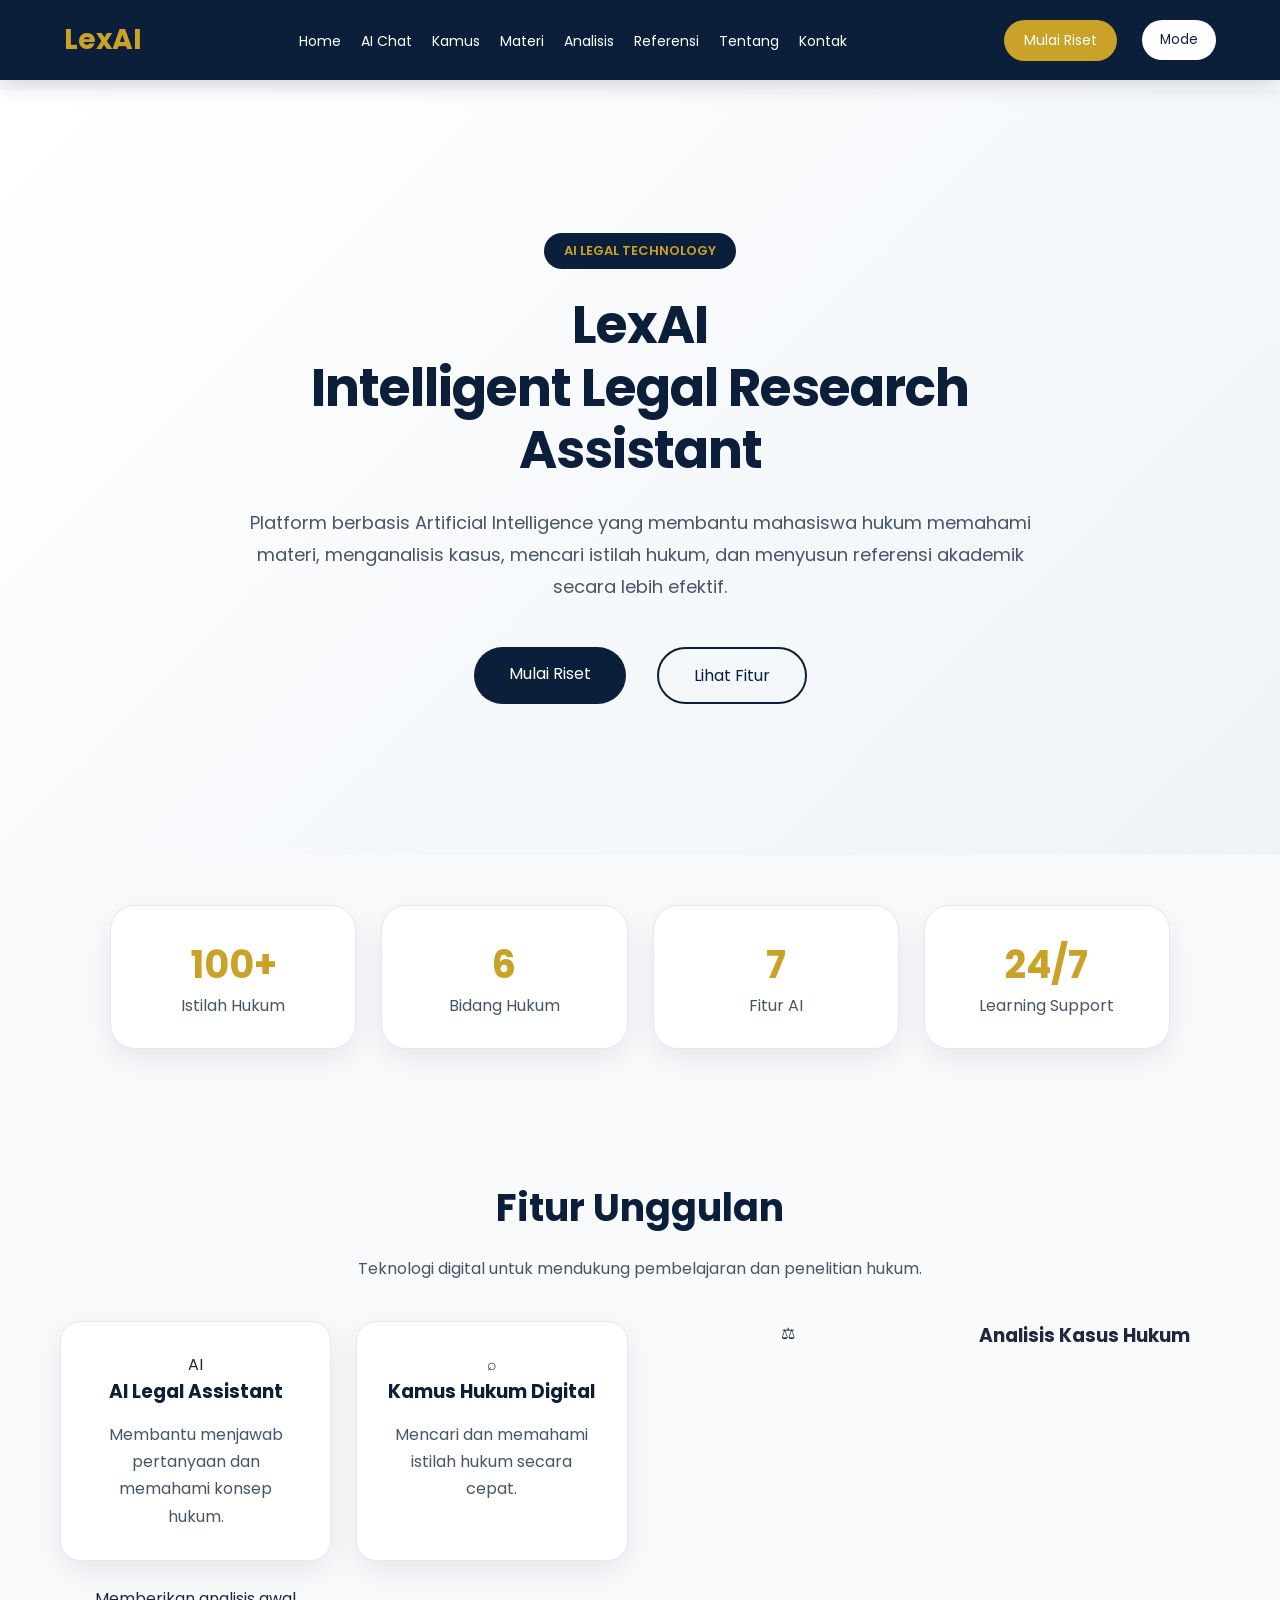
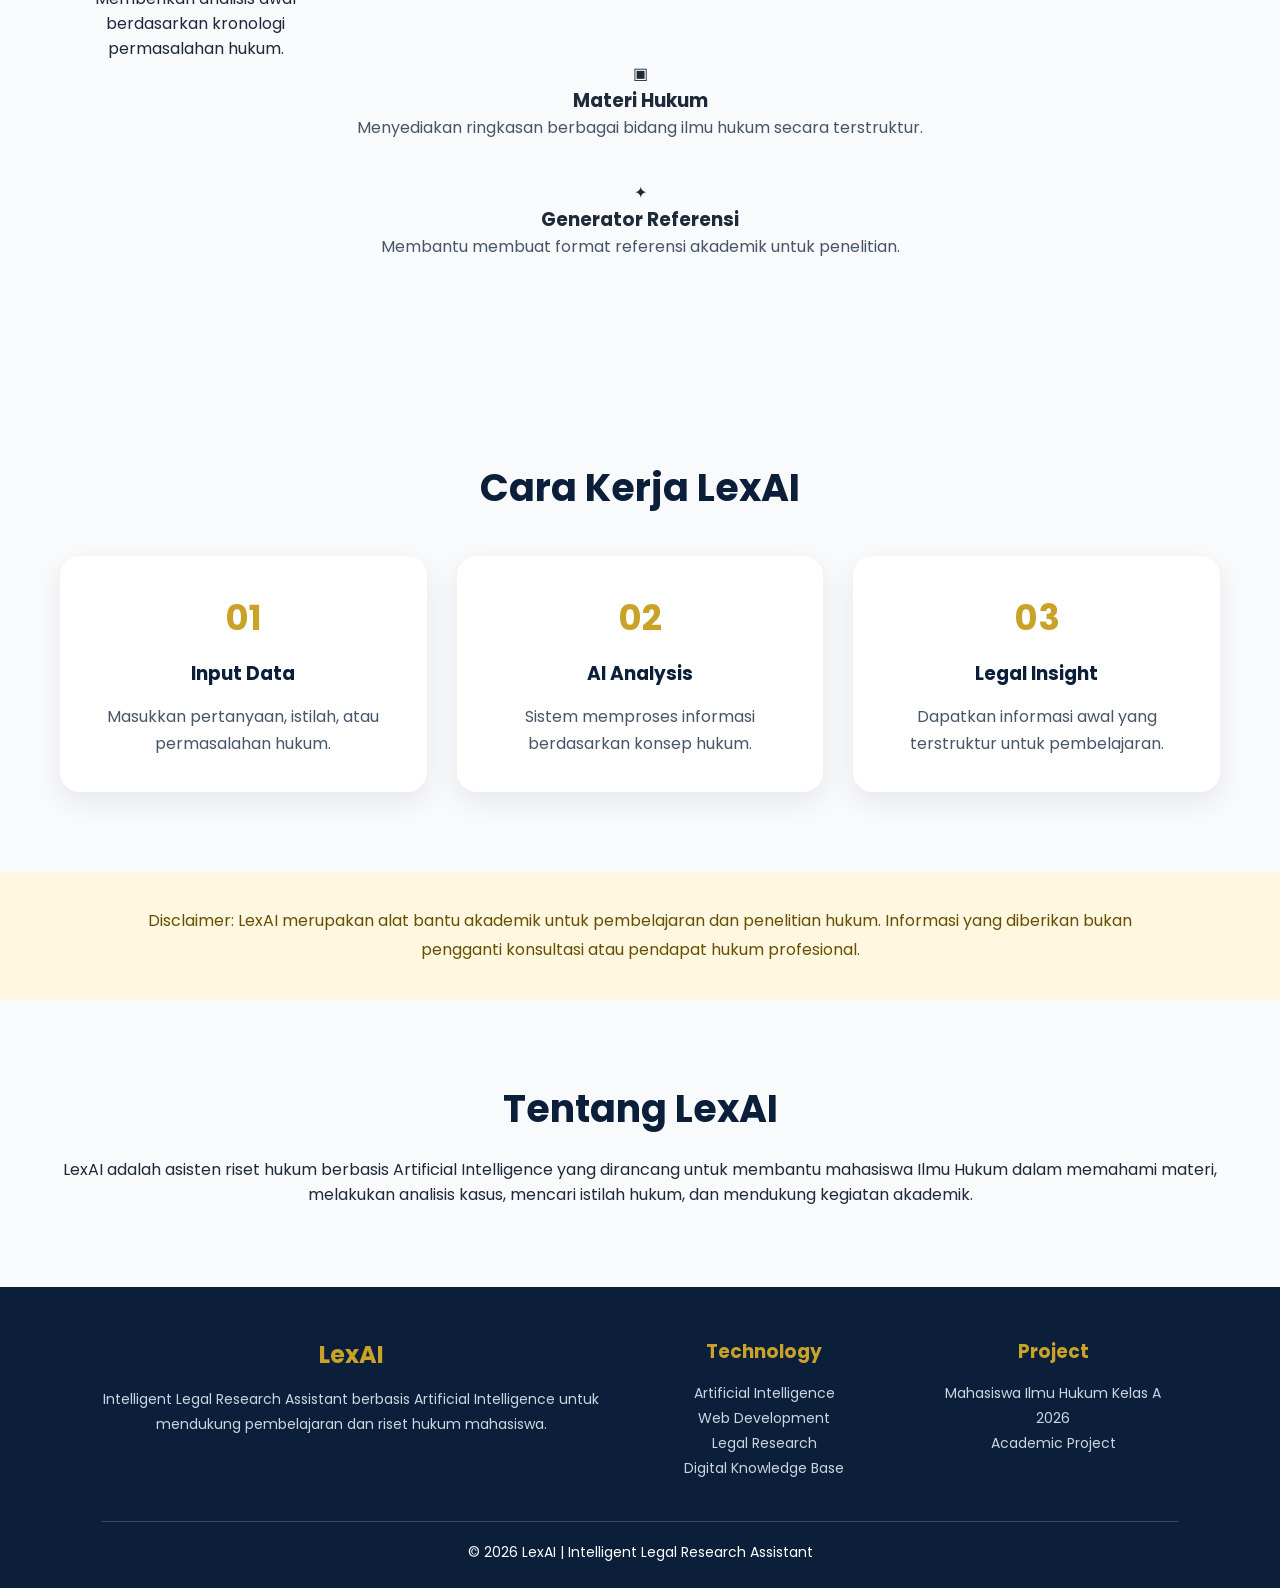
<file: index.html>
<!DOCTYPE html>
<html lang="id">

<head>

<meta charset="UTF-8">

<meta name="viewport" content="width=device-width, initial-scale=1.0">

<title>LexAI | Intelligent Legal Research Assistant</title>

<link rel="stylesheet" href="style.css">

<link href="https://fonts.googleapis.com/css2?family=Poppins:wght@400;500;600;700&display=swap" rel="stylesheet">

</head>


<body>


<div class="loader">
    <div class="loading-text">
        LexAI
    </div>
</div>



<button id="topBtn">
    ↑
</button>





<nav class="navbar">


<div class="logo">
    LexAI
</div>



<div class="menu-toggle" id="menuToggle">
    ☰
</div>



<ul id="navMenu">

<li>
<a href="index.html">Home</a>
</li>

<li>
<a href="pages/chat.html">AI Chat</a>
</li>

<li>
<a href="pages/kamus.html">Kamus</a>
</li>

<li>
<a href="pages/materi.html">Materi</a>
</li>

<li>
<a href="pages/analisis.html">Analisis</a>
</li>

<li>
<a href="pages/referensi.html">Referensi</a>
</li>

<li>
<a href="pages/tentang.html">Tentang</a>
</li>

<li>
<a href="pages/kontak.html">Kontak</a>
</li>

</ul>



<a href="pages/chat.html" class="nav-btn">
Mulai Riset
</a>



<button id="darkMode">
Mode
</button>


</nav>







<section class="hero">


<div class="container hero-content">


<span class="badge">
AI LEGAL TECHNOLOGY
</span>



<h1>

LexAI

<br>

Intelligent Legal Research Assistant

</h1>



<p>

Platform berbasis Artificial Intelligence yang membantu mahasiswa hukum memahami materi, menganalisis kasus, mencari istilah hukum, dan menyusun referensi akademik secara lebih efektif.

</p>



<div class="hero-buttons">


<a href="pages/chat.html" class="btn">
Mulai Riset
</a>



<a href="#fitur" class="btn secondary">
Lihat Fitur
</a>


</div>


</div>


</section>







<section class="stats container">


<div class="stat-card">

<h2>
100+
</h2>

<p>
Istilah Hukum
</p>

</div>




<div class="stat-card">

<h2>
6
</h2>

<p>
Bidang Hukum
</p>

</div>




<div class="stat-card">

<h2>
7
</h2>

<p>
Fitur AI
</p>

</div>




<div class="stat-card">

<h2>
24/7
</h2>

<p>
Learning Support
</p>

</div>


</section>


<section class="fitur container" id="fitur">


<h1>
Fitur Unggulan
</h1>


<p>
Teknologi digital untuk mendukung pembelajaran dan penelitian hukum.
</p>



<div class="cards">


<div class="card feature-card">

<div class="feature-icon">
AI
</div>

<h3>
AI Legal Assistant
</h3>

<p>
Membantu menjawab pertanyaan dan memahami konsep hukum.
</p>

</div>



<div class="card feature-card">

<div class="feature-icon">
⌕
</div>

<h3>
Kamus Hukum Digital
</h3>

<p>
Mencari dan memahami istilah hukum secara cepat.
</p>

</div>



<div class="feature-icon">
⚖
</div>

<h3>
Analisis Kasus Hukum
</h3>

<p>
Memberikan analisis awal berdasarkan kronologi permasalahan hukum.
</p>

</div>



<div class="feature-icon">
▣
</div>

<h3>
Materi Hukum
</h3>

<p>
Menyediakan ringkasan berbagai bidang ilmu hukum secara terstruktur.
</p>

</div>



<div class="feature-icon">
✦
</div>

<h3>
Generator Referensi
</h3>

<p>
Membantu membuat format referensi akademik untuk penelitian.
</p>

</div>


</div>


</section>







<section class="workflow container">


<h1>
Cara Kerja LexAI
</h1>




<div class="steps">


<div class="step-card">


<span>
01
</span>


<h3>
Input Data
</h3>


<p>
Masukkan pertanyaan, istilah, atau permasalahan hukum.
</p>


</div>





<div class="step-card">


<span>
02
</span>


<h3>
AI Analysis
</h3>


<p>
Sistem memproses informasi berdasarkan konsep hukum.
</p>


</div>





<div class="step-card">


<span>
03
</span>


<h3>
Legal Insight
</h3>


<p>
Dapatkan informasi awal yang terstruktur untuk pembelajaran.
</p>


</div>



</div>


</section>







<section class="disclaimer">


<p>

Disclaimer: LexAI merupakan alat bantu akademik untuk pembelajaran dan penelitian hukum. Informasi yang diberikan bukan pengganti konsultasi atau pendapat hukum profesional.

</p>


</section>







<section class="about container">


<h1>
Tentang LexAI
</h1>


<p>

LexAI adalah asisten riset hukum berbasis Artificial Intelligence yang dirancang untuk membantu mahasiswa Ilmu Hukum dalam memahami materi, melakukan analisis kasus, mencari istilah hukum, dan mendukung kegiatan akademik.

</p>


</section>







<footer class="footer">


<div class="footer-content">


<div>

<h2>
LexAI
</h2>

<p>
Intelligent Legal Research Assistant berbasis Artificial Intelligence untuk mendukung pembelajaran dan riset hukum mahasiswa.
</p>

</div>



<div>

<h3>
Technology
</h3>

<p>
Artificial Intelligence
<br>
Web Development
<br>
Legal Research
<br>
Digital Knowledge Base
</p>

</div>



<div>

<h3>
Project
</h3>

<p>
Mahasiswa Ilmu Hukum Kelas A
<br>
2026
<br>
Academic Project
</p>

</div>



</div>



<div class="footer-bottom">

© 2026 LexAI | Intelligent Legal Research Assistant

</div>


</footer>





<script src="script.js"></script>


</body>

</html>
</file>
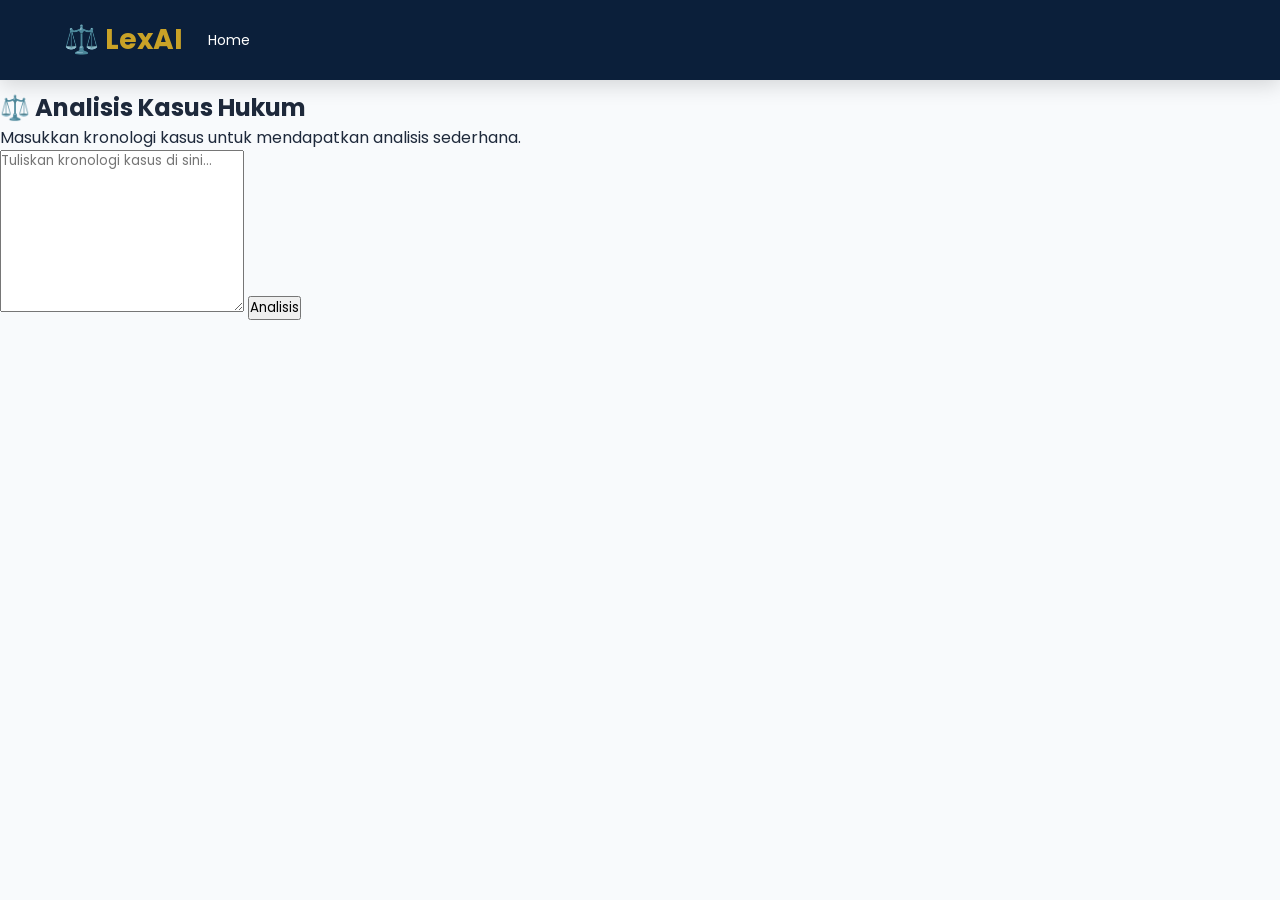
<file: analisis.html>
<!DOCTYPE html>
<html lang="id">

<head>

<meta charset="UTF-8">
<meta name="viewport" content="width=device-width, initial-scale=1.0">

<title>Analisis Kasus - LexAI</title>

<link rel="stylesheet" href="../style.css">

</head>


<body>


<nav class="navbar">

<div class="logo">
⚖️ LexAI
</div>


<a href="../index.html">
Home
</a>


</nav>



<section class="chat-section">


<h1>
⚖️ Analisis Kasus Hukum
</h1>


<p>
Masukkan kronologi kasus untuk mendapatkan analisis sederhana.
</p>



<div class="chat-box">


<textarea 
id="kasus"
placeholder="Tuliskan kronologi kasus di sini..."
rows="8">
</textarea>


<button onclick="analisisKasus()">
Analisis
</button>


<div id="hasilKasus">

</div>


</div>


</section>



<script src="../script.js"></script>


</body>

</html>
</file>
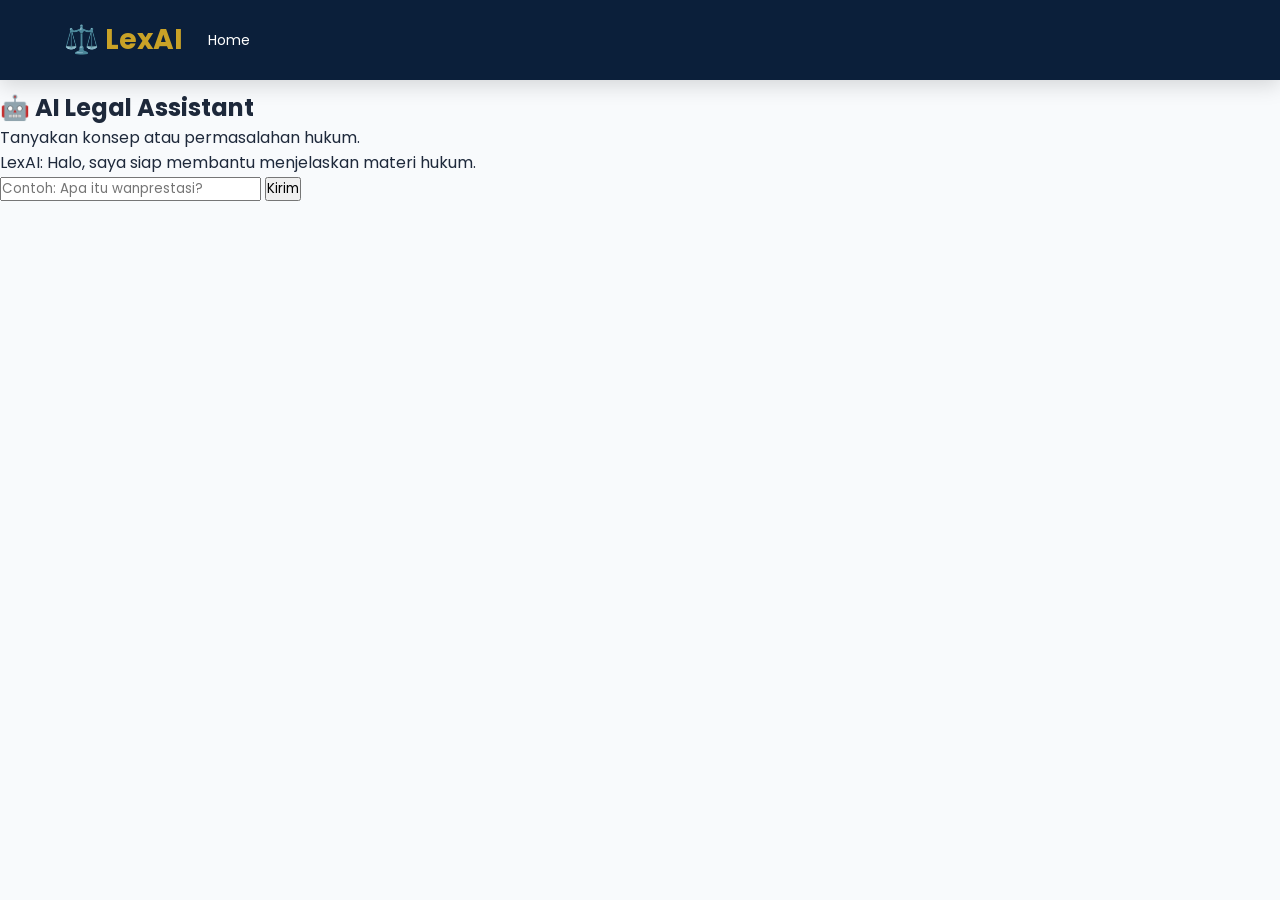
<file: chat.html>
<!DOCTYPE html>
<html lang="id">

<head>

<meta charset="UTF-8">
<meta name="viewport" content="width=device-width, initial-scale=1.0">

<title>LexAI AI Chat</title>

<link rel="stylesheet" href="../style.css">

</head>


<body>


<nav class="navbar">

<div class="logo">
⚖️ LexAI
</div>

<a href="../index.html">
Home
</a>

</nav>



<section class="chat-section">


<h1>
🤖 AI Legal Assistant
</h1>


<p>
Tanyakan konsep atau permasalahan hukum.
</p>



<div class="chat-box">


<div id="chat">

<p class="bot">
LexAI: Halo, saya siap membantu menjelaskan materi hukum.
</p>

</div>



<input 
type="text"
id="pertanyaan"
placeholder="Contoh: Apa itu wanprestasi?">


<button onclick="kirimPesan()">
Kirim
</button>


</div>


</section>



<script src="../script.js"></script>


</body>

</html>
</file>
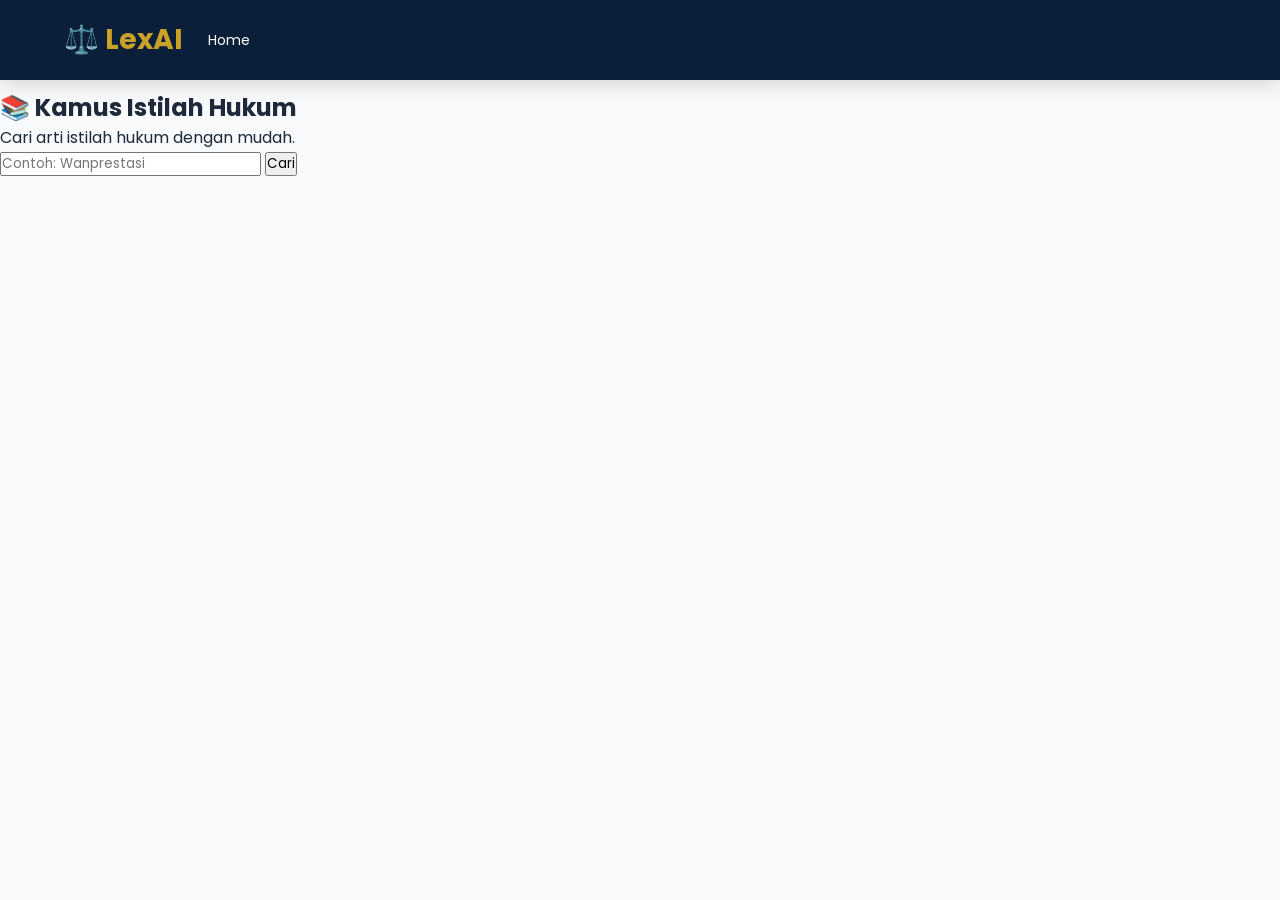
<file: kamus.html>
<!DOCTYPE html>
<html lang="id">

<head>

<meta charset="UTF-8">
<meta name="viewport" content="width=device-width, initial-scale=1.0">

<title>Kamus Hukum - LexAI</title>

<link rel="stylesheet" href="../style.css">

</head>


<body>


<nav class="navbar">

<div class="logo">
⚖️ LexAI
</div>

<a href="../index.html">
Home
</a>

</nav>



<section class="chat-section">


<h1>
📚 Kamus Istilah Hukum
</h1>


<p>
Cari arti istilah hukum dengan mudah.
</p>


<div class="chat-box">


<input 
type="text"
id="istilah"
placeholder="Contoh: Wanprestasi">


<button onclick="cariIstilah()">
Cari
</button>


<div id="hasil">

</div>


</div>


</section>



<script src="../script.js"></script>


</body>

</html>
</file>
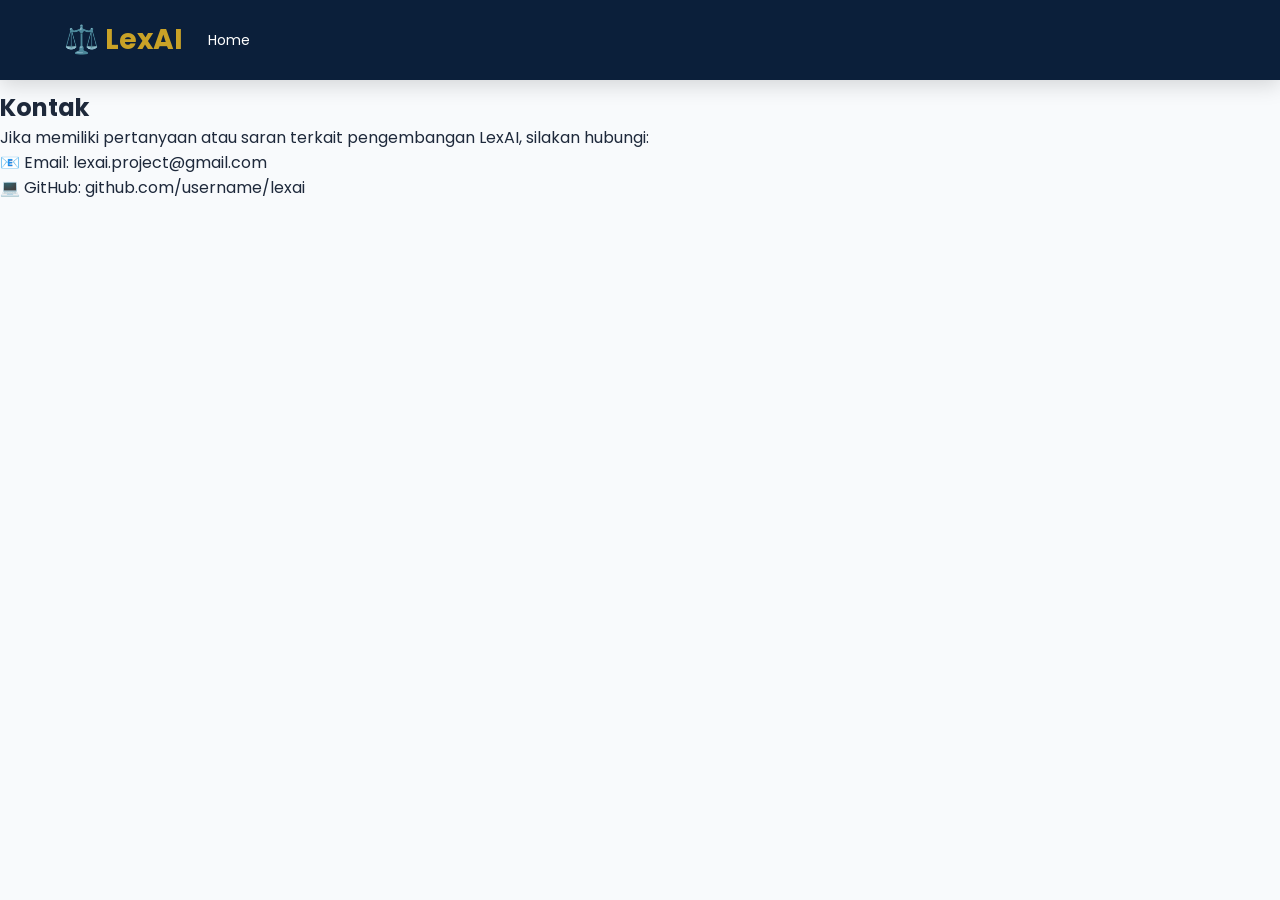
<file: kontak.html>
<!DOCTYPE html>
<html lang="id">

<head>

<meta charset="UTF-8">
<meta name="viewport" content="width=device-width, initial-scale=1.0">

<title>Kontak LexAI</title>

<link rel="stylesheet" href="../style.css">

</head>


<body>


<nav class="navbar">

<div class="logo">
⚖️ LexAI
</div>

<a href="../index.html">
Home
</a>

</nav>



<section class="chat-section">


<h1>
Kontak
</h1>


<div class="chat-box">


<p>
Jika memiliki pertanyaan atau saran terkait pengembangan LexAI,
silakan hubungi:
</p>


<p>
📧 Email: lexai.project@gmail.com
</p>


<p>
💻 GitHub: github.com/username/lexai
</p>


</div>


</section>


</body>

</html>
</file>
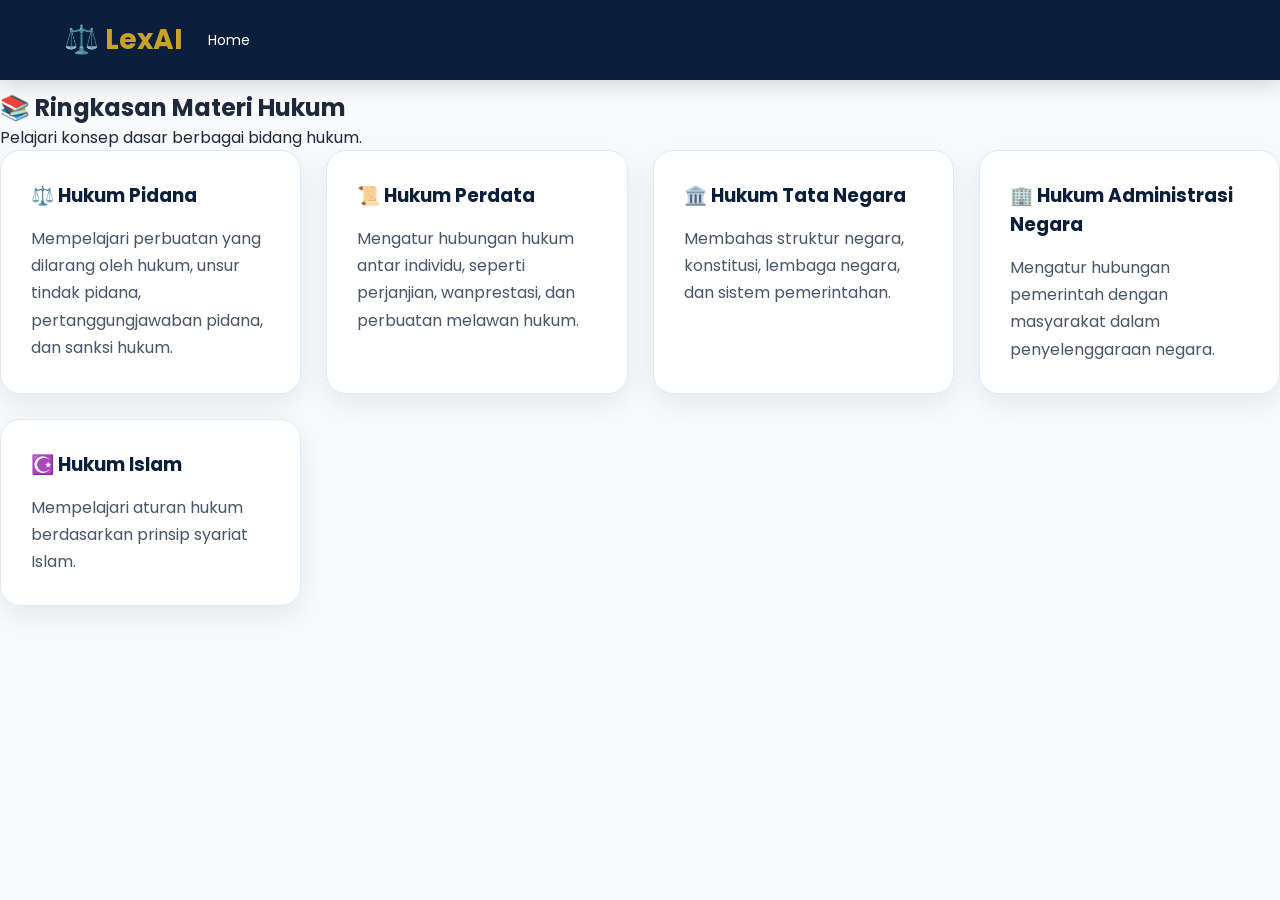
<file: materi.html>
<!DOCTYPE html>
<html lang="id">

<head>

<meta charset="UTF-8">
<meta name="viewport" content="width=device-width, initial-scale=1.0">

<title>Materi Hukum - LexAI</title>

<link rel="stylesheet" href="../style.css">

</head>


<body>


<nav class="navbar">

<div class="logo">
⚖️ LexAI
</div>


<a href="../index.html">
Home
</a>


</nav>



<section class="chat-section">


<h1>
📚 Ringkasan Materi Hukum
</h1>


<p>
Pelajari konsep dasar berbagai bidang hukum.
</p>



<div class="cards">


<div class="card">

<h3>
⚖️ Hukum Pidana
</h3>

<p>
Mempelajari perbuatan yang dilarang oleh hukum,
unsur tindak pidana, pertanggungjawaban pidana,
dan sanksi hukum.
</p>

</div>



<div class="card">

<h3>
📜 Hukum Perdata
</h3>

<p>
Mengatur hubungan hukum antar individu,
seperti perjanjian, wanprestasi,
dan perbuatan melawan hukum.
</p>

</div>



<div class="card">

<h3>
🏛️ Hukum Tata Negara
</h3>

<p>
Membahas struktur negara,
konstitusi, lembaga negara,
dan sistem pemerintahan.
</p>

</div>



<div class="card">

<h3>
🏢 Hukum Administrasi Negara
</h3>

<p>
Mengatur hubungan pemerintah
dengan masyarakat dalam penyelenggaraan negara.
</p>

</div>



<div class="card">

<h3>
☪️ Hukum Islam
</h3>

<p>
Mempelajari aturan hukum berdasarkan
prinsip syariat Islam.
</p>

</div>



</div>


</section>


</body>

</html>
</file>
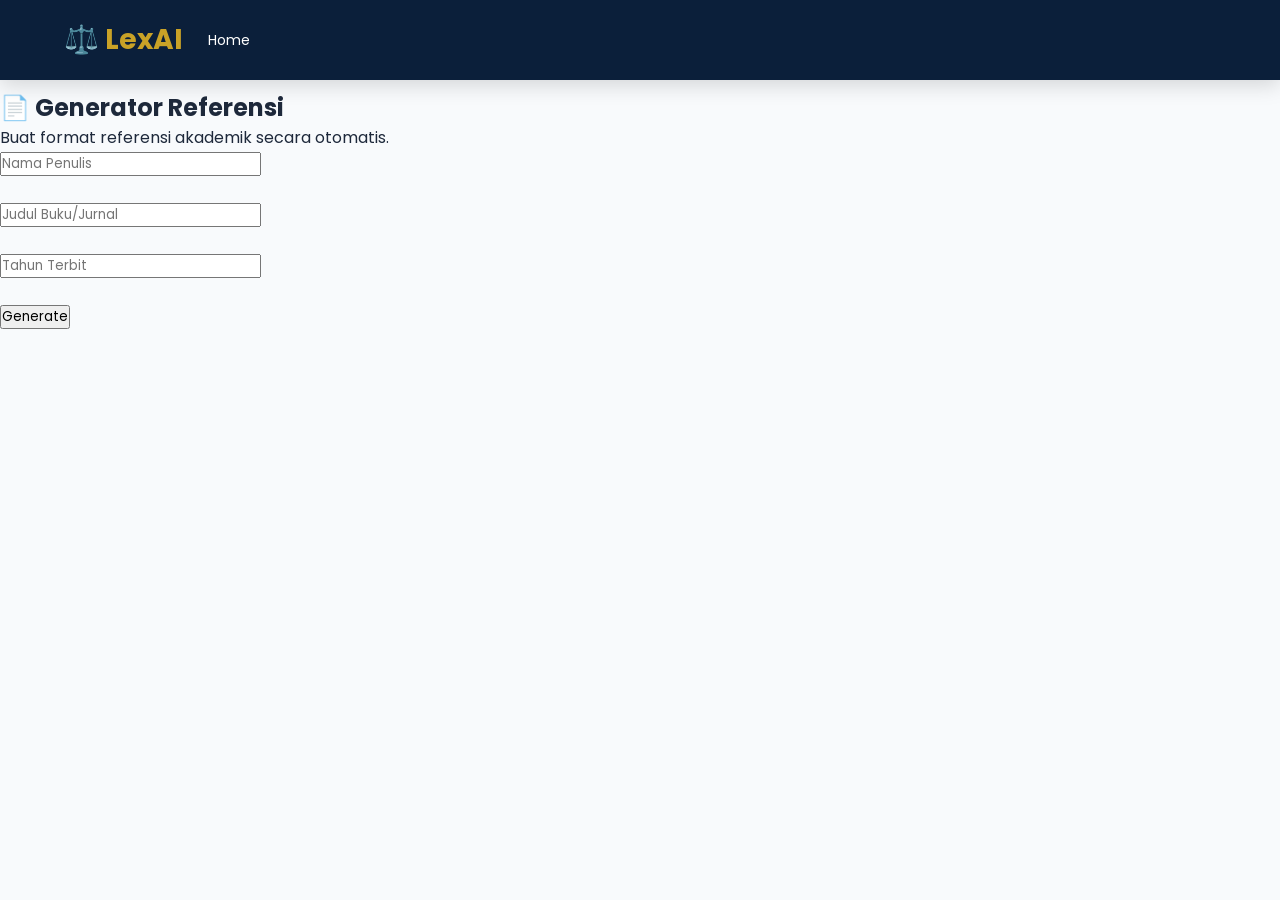
<file: referensi.html>
<!DOCTYPE html>
<html lang="id">

<head>

<meta charset="UTF-8">
<meta name="viewport" content="width=device-width, initial-scale=1.0">

<title>Generator Referensi - LexAI</title>

<link rel="stylesheet" href="../style.css">

</head>


<body>


<nav class="navbar">

<div class="logo">
⚖️ LexAI
</div>

<a href="../index.html">
Home
</a>

</nav>



<section class="chat-section">


<h1>
📄 Generator Referensi
</h1>


<p>
Buat format referensi akademik secara otomatis.
</p>



<div class="chat-box">


<input 
type="text"
id="penulis"
placeholder="Nama Penulis">


<br><br>


<input 
type="text"
id="judul"
placeholder="Judul Buku/Jurnal">


<br><br>


<input 
type="text"
id="tahun"
placeholder="Tahun Terbit">


<br><br>


<button onclick="buatReferensi()">
Generate
</button>



<div id="hasilReferensi">

</div>


</div>


</section>



<script src="../script.js"></script>


</body>

</html>
</file>
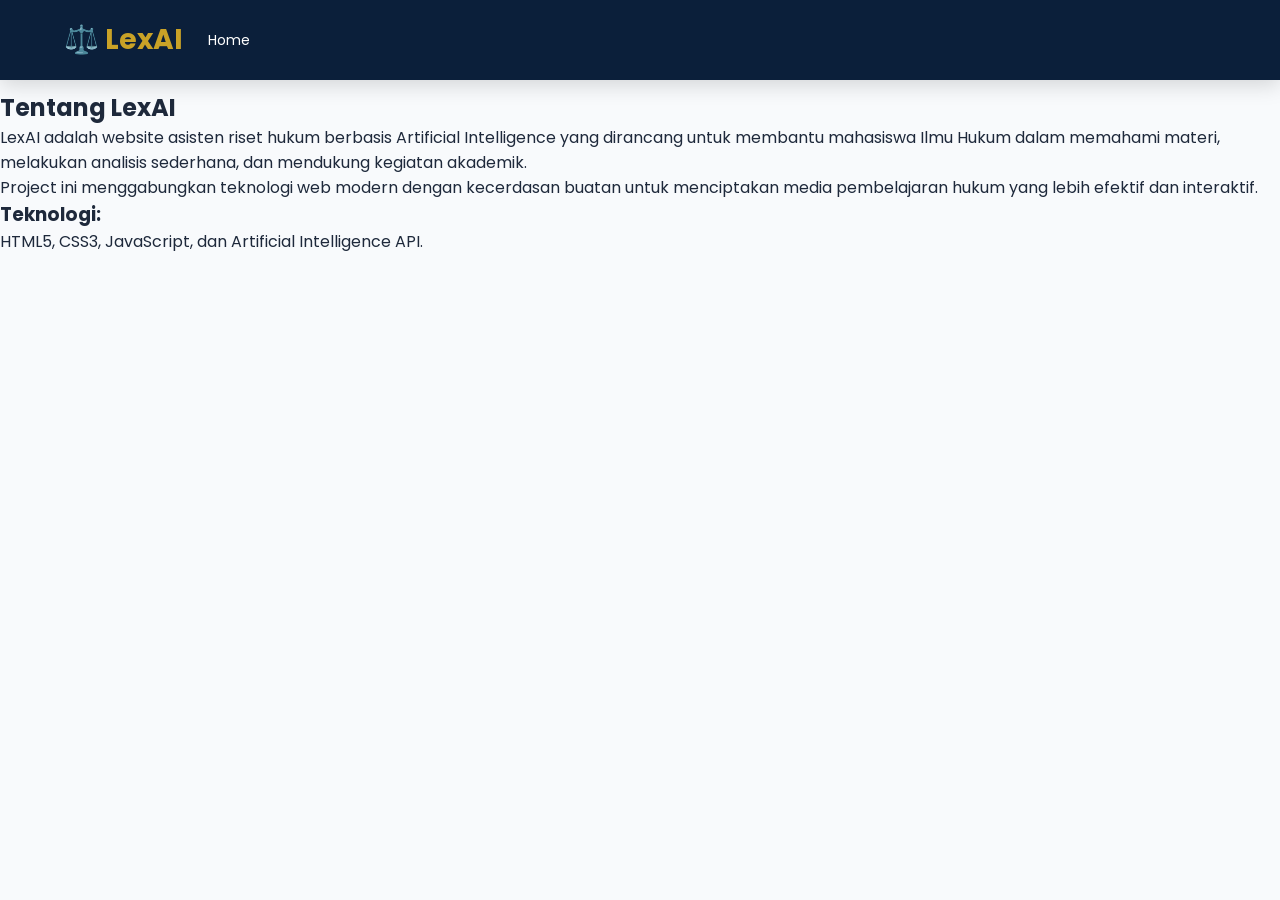
<file: tentang.html>
<!DOCTYPE html>
<html lang="id">

<head>

<meta charset="UTF-8">
<meta name="viewport" content="width=device-width, initial-scale=1.0">

<title>Tentang LexAI</title>

<link rel="stylesheet" href="../style.css">

</head>


<body>


<nav class="navbar">

<div class="logo">
⚖️ LexAI
</div>

<a href="../index.html">
Home
</a>

</nav>



<section class="chat-section">


<h1>
Tentang LexAI
</h1>


<div class="chat-box">

<p>

LexAI adalah website asisten riset hukum berbasis Artificial Intelligence 
yang dirancang untuk membantu mahasiswa Ilmu Hukum dalam memahami materi,
melakukan analisis sederhana, dan mendukung kegiatan akademik.

</p>


<p>

Project ini menggabungkan teknologi web modern dengan kecerdasan buatan
untuk menciptakan media pembelajaran hukum yang lebih efektif dan interaktif.

</p>


<h3>
Teknologi:
</h3>

<p>
HTML5, CSS3, JavaScript, dan Artificial Intelligence API.
</p>


</div>


</section>


</body>

</html>
</file>
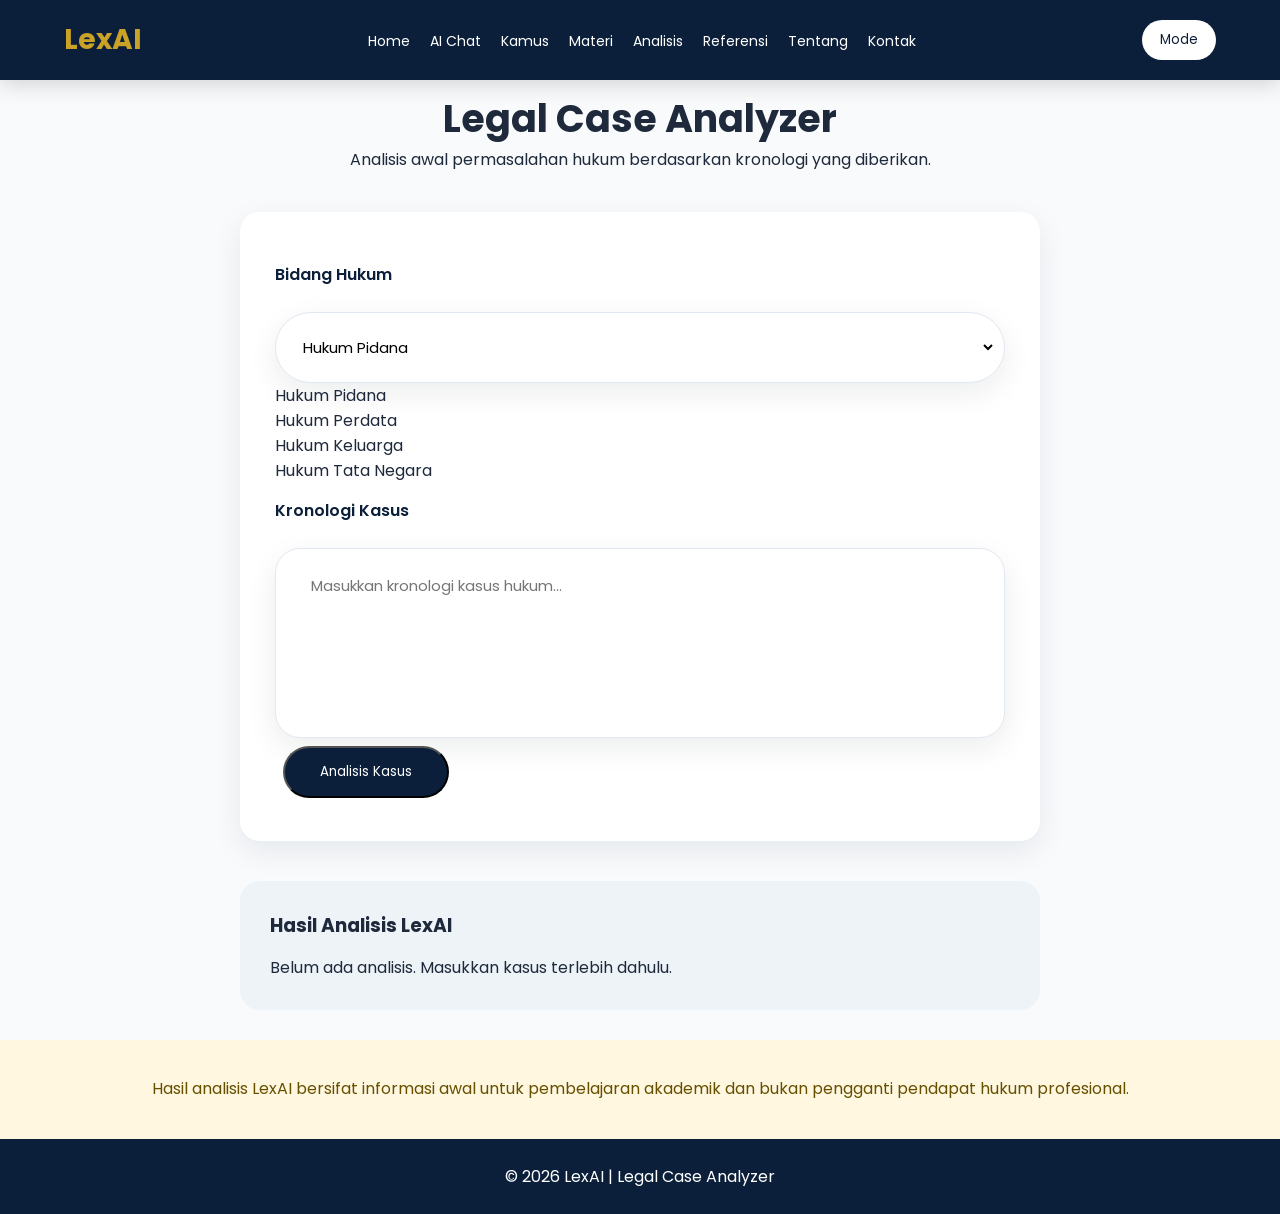
<file: pages/analisis.html>
<!DOCTYPE html>
<html lang="id">

<head>

<meta charset="UTF-8">

<meta name="viewport" content="width=device-width, initial-scale=1.0">

<title>LexAI | Legal Case Analyzer</title>

<link rel="stylesheet" href="../style.css">

<link href="https://fonts.googleapis.com/css2?family=Poppins:wght@400;500;600;700&display=swap" rel="stylesheet">

</head>


<body>


<button id="topBtn">
↑
</button>



<nav class="navbar">


<div class="logo">
LexAI
</div>



<div class="menu-toggle" id="menuToggle">
☰
</div>



<ul id="navMenu">


<li><a href="../index.html">Home</a></li>

<li><a href="chat.html">AI Chat</a></li>

<li><a href="kamus.html">Kamus</a></li>

<li><a href="materi.html">Materi</a></li>

<li><a href="analisis.html">Analisis</a></li>

<li><a href="referensi.html">Referensi</a></li>

<li><a href="tentang.html">Tentang</a></li>

<li><a href="kontak.html">Kontak</a></li>


</ul>



<button id="darkMode">
Mode
</button>


</nav>








<section class="knowledge container">


<div class="workspace-header">


<h1>
Legal Case Analyzer
</h1>


<p>

Analisis awal permasalahan hukum berdasarkan kronologi yang diberikan.

</p>


</div>







<div class="analyzer-box">



<label>
Bidang Hukum
</label>



<div class="ai-search-box">

<select id="lawCategory">

<option>
Hukum Pidana
</option>

<option>
Hukum Perdata
</option>

<option>
Hukum Keluarga
</option>

<option>
Hukum Tata Negara
</option>

</select>

</div>

<option>
Hukum Pidana
</option>

<option>
Hukum Perdata
</option>

<option>
Hukum Keluarga
</option>

<option>
Hukum Tata Negara
</option>

</select>






<label>
Kronologi Kasus
</label>



<div class="ai-search-box textarea-box">

<textarea

id="caseInput"

rows="6"

placeholder="Masukkan kronologi kasus hukum..."

></textarea>

</div>






<button 
class="btn"
onclick="analyzeCase()">

Analisis Kasus

</button>



</div>








<div class="result-box">


<h3>
Hasil Analisis LexAI
</h3>


<p id="analysisResult">

Belum ada analisis. Masukkan kasus terlebih dahulu.

</p>


</div>




</section>








<section class="disclaimer">


<p>

Hasil analisis LexAI bersifat informasi awal untuk pembelajaran akademik dan bukan pengganti pendapat hukum profesional.

</p>


</section>






<footer>

<p>

© 2026 LexAI | Legal Case Analyzer

</p>

</footer>






<script src="../script.js"></script>


</body>

</html>
</file>
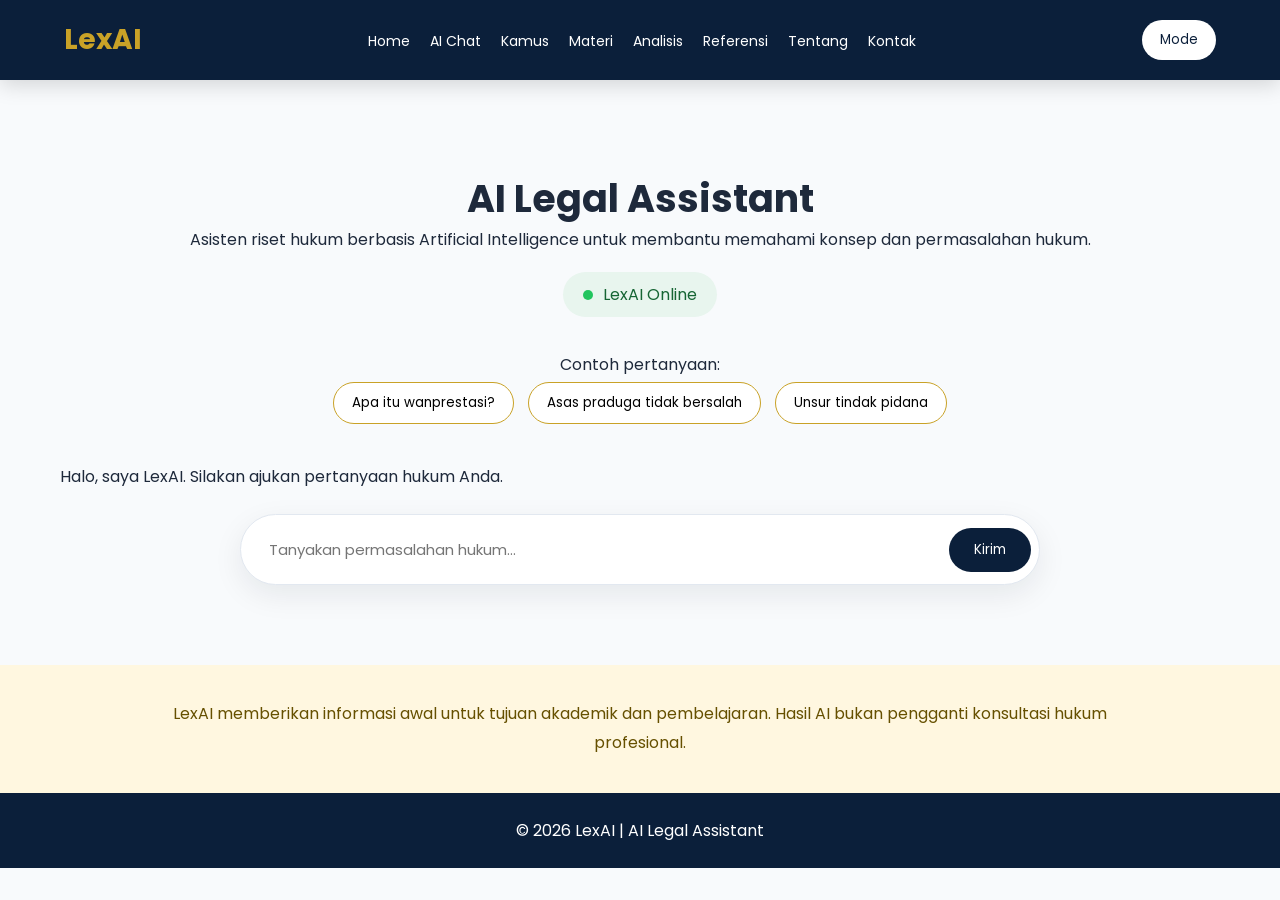
<file: pages/chat.html>
<!DOCTYPE html>
<html lang="id">

<head>

<meta charset="UTF-8">

<meta name="viewport" content="width=device-width, initial-scale=1.0">

<title>LexAI | AI Legal Assistant</title>

<link rel="stylesheet" href="../style.css">

<link href="https://fonts.googleapis.com/css2?family=Poppins:wght@400;500;600;700&display=swap" rel="stylesheet">

</head>


<body>


<button id="topBtn">
↑
</button>




<nav class="navbar">


<div class="logo">
LexAI
</div>



<div class="menu-toggle" id="menuToggle">
☰
</div>



<ul id="navMenu">

<li><a href="../index.html">Home</a></li>

<li><a href="chat.html">AI Chat</a></li>

<li><a href="kamus.html">Kamus</a></li>

<li><a href="materi.html">Materi</a></li>

<li><a href="analisis.html">Analisis</a></li>

<li><a href="referensi.html">Referensi</a></li>

<li><a href="tentang.html">Tentang</a></li>

<li><a href="kontak.html">Kontak</a></li>

</ul>



<button id="darkMode">
Mode
</button>


</nav>







<section class="ai-workspace container">


<div class="workspace-header">


<h1>
AI Legal Assistant
</h1>


<p>
Asisten riset hukum berbasis Artificial Intelligence untuk membantu memahami konsep dan permasalahan hukum.
</p>



<div class="ai-status">

<span></span>

LexAI Online

</div>


</div>






<div class="quick-question">


<p>
Contoh pertanyaan:
</p>


<button onclick="setQuestion('Apa itu wanprestasi?')">
Apa itu wanprestasi?
</button>


<button onclick="setQuestion('Jelaskan asas praduga tidak bersalah')">
Asas praduga tidak bersalah
</button>


<button onclick="setQuestion('Apa unsur tindak pidana?')">
Unsur tindak pidana
</button>


</div>







<div class="chat-box">



<div id="chatArea">


<div class="bot">

Halo, saya LexAI. Silakan ajukan pertanyaan hukum Anda.

</div>


</div>





<div class="ai-search-box">


<input

type="text"

id="userInput"

placeholder="Tanyakan permasalahan hukum..."

>


<button onclick="sendMessage()">

Kirim

</button>


</div>



</div>



</section>







<section class="disclaimer">


<p>

LexAI memberikan informasi awal untuk tujuan akademik dan pembelajaran. Hasil AI bukan pengganti konsultasi hukum profesional.

</p>


</section>







<footer>

<p>
© 2026 LexAI | AI Legal Assistant
</p>

</footer>





<script src="../script.js"></script>


<script>


function setQuestion(text){

document.getElementById("userInput").value=text;

}


</script>



</body>

</html>
</file>
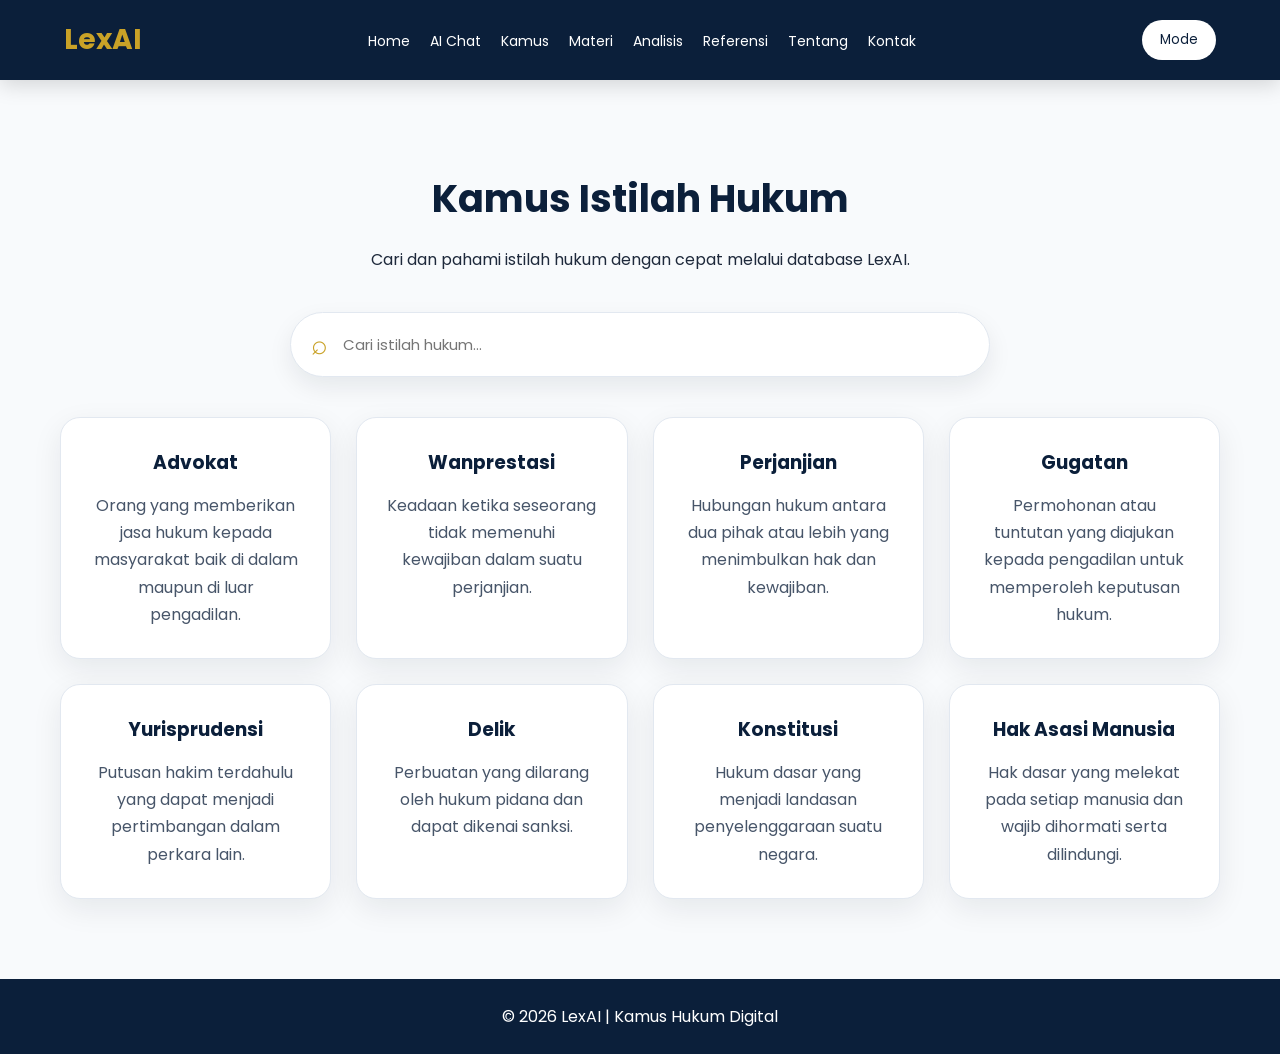
<file: pages/kamus.html>
<!DOCTYPE html>
<html lang="id">

<head>

<meta charset="UTF-8">

<meta name="viewport" content="width=device-width, initial-scale=1.0">

<title>LexAI | Kamus Hukum</title>

<link rel="stylesheet" href="../style.css">

<link href="https://fonts.googleapis.com/css2?family=Poppins:wght@400;500;600;700&display=swap" rel="stylesheet">

</head>


<body>


<button id="topBtn">
↑
</button>




<nav class="navbar">


<div class="logo">
LexAI
</div>



<div class="menu-toggle" id="menuToggle">
☰
</div>



<ul id="navMenu">

<li><a href="../index.html">Home</a></li>

<li><a href="chat.html">AI Chat</a></li>

<li><a href="kamus.html">Kamus</a></li>

<li><a href="materi.html">Materi</a></li>

<li><a href="analisis.html">Analisis</a></li>

<li><a href="referensi.html">Referensi</a></li>

<li><a href="tentang.html">Tentang</a></li>

<li><a href="kontak.html">Kontak</a></li>

</ul>



<button id="darkMode">
Mode
</button>


</nav>







<section class="about container">


<h1>
Kamus Istilah Hukum
</h1>


<p>

Cari dan pahami istilah hukum dengan cepat melalui database LexAI.

</p>




<div class="search-box">

<span>
⌕
</span>

<input 
type="text"
id="searchKamus"
placeholder="Cari istilah hukum..."
>

</div>






<div class="cards" id="kamusList">



<div class="card istilah">


<h3>
Advokat
</h3>


<p>

Orang yang memberikan jasa hukum kepada masyarakat baik di dalam maupun di luar pengadilan.

</p>


</div>





<div class="card istilah">


<h3>
Wanprestasi
</h3>


<p>

Keadaan ketika seseorang tidak memenuhi kewajiban dalam suatu perjanjian.

</p>


</div>





<div class="card istilah">


<h3>
Perjanjian
</h3>


<p>

Hubungan hukum antara dua pihak atau lebih yang menimbulkan hak dan kewajiban.

</p>


</div>





<div class="card istilah">


<h3>
Gugatan
</h3>


<p>

Permohonan atau tuntutan yang diajukan kepada pengadilan untuk memperoleh keputusan hukum.

</p>


</div>





<div class="card istilah">


<h3>
Yurisprudensi
</h3>


<p>

Putusan hakim terdahulu yang dapat menjadi pertimbangan dalam perkara lain.

</p>


</div>





<div class="card istilah">


<h3>
Delik
</h3>


<p>

Perbuatan yang dilarang oleh hukum pidana dan dapat dikenai sanksi.

</p>


</div>





<div class="card istilah">


<h3>
Konstitusi
</h3>


<p>

Hukum dasar yang menjadi landasan penyelenggaraan suatu negara.

</p>


</div>





<div class="card istilah">


<h3>
Hak Asasi Manusia
</h3>


<p>

Hak dasar yang melekat pada setiap manusia dan wajib dihormati serta dilindungi.

</p>


</div>



</div>


</section>






<footer>

<p>
© 2026 LexAI | Kamus Hukum Digital
</p>

</footer>



<script src="../script.js"></script>


<script>


const search=document.getElementById("searchKamus");

const items=document.querySelectorAll(".istilah");



search.addEventListener("keyup",()=>{


let value=search.value.toLowerCase();



items.forEach(item=>{


let text=item.innerText.toLowerCase();



if(text.includes(value)){

item.style.display="block";

}else{

item.style.display="none";

}


});


});


</script>



</body>

</html>
</file>
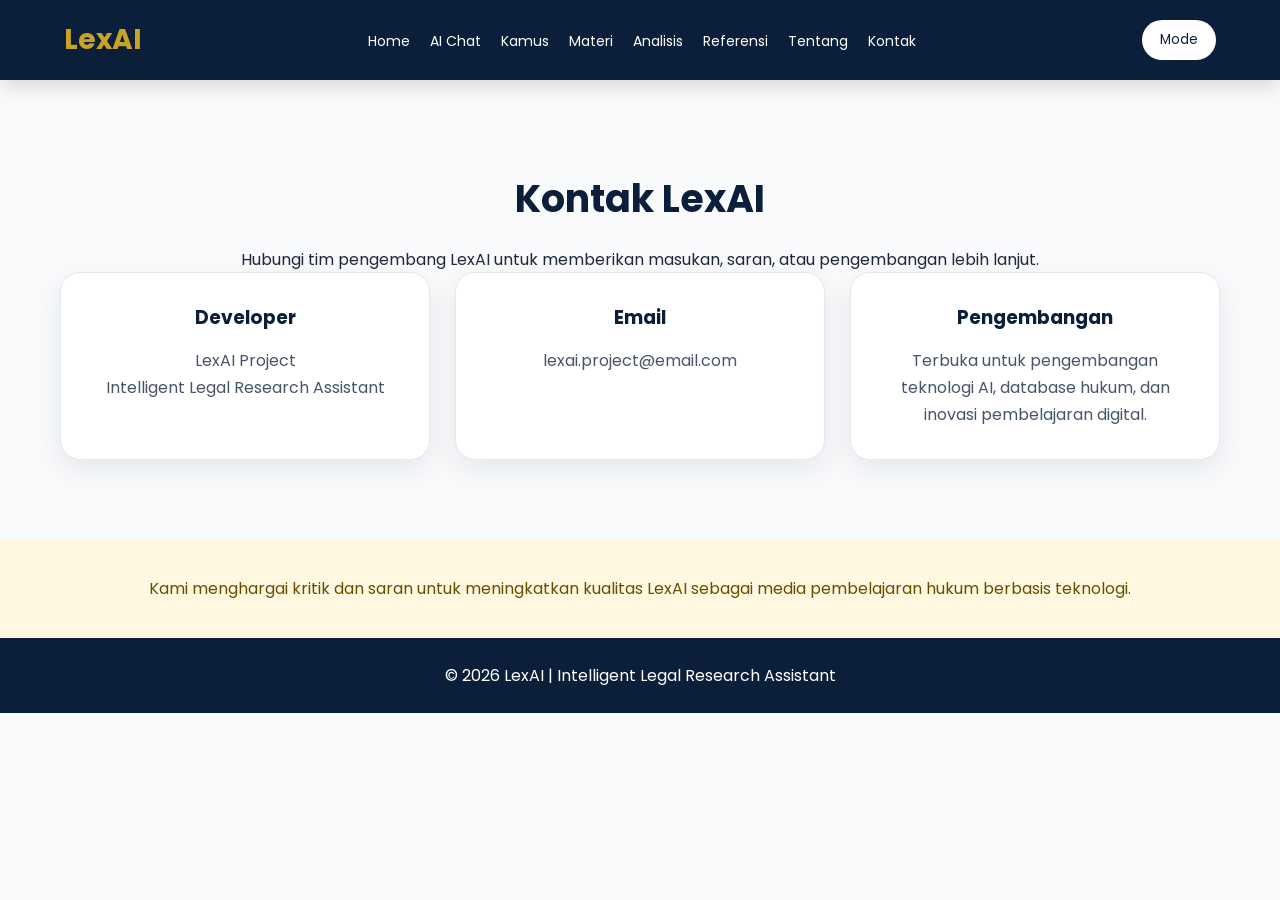
<file: pages/kontak.html>
<!DOCTYPE html>
<html lang="id">

<head>

<meta charset="UTF-8">

<meta name="viewport" content="width=device-width, initial-scale=1.0">

<title>LexAI | Kontak</title>

<link rel="stylesheet" href="../style.css">

<link href="https://fonts.googleapis.com/css2?family=Poppins:wght@400;500;600;700&display=swap" rel="stylesheet">

</head>


<body>


<button id="topBtn">
↑
</button>




<nav class="navbar">


<div class="logo">
LexAI
</div>



<div class="menu-toggle" id="menuToggle">
☰
</div>



<ul id="navMenu">


<li><a href="../index.html">Home</a></li>

<li><a href="chat.html">AI Chat</a></li>

<li><a href="kamus.html">Kamus</a></li>

<li><a href="materi.html">Materi</a></li>

<li><a href="analisis.html">Analisis</a></li>

<li><a href="referensi.html">Referensi</a></li>

<li><a href="tentang.html">Tentang</a></li>

<li><a href="kontak.html">Kontak</a></li>


</ul>



<button id="darkMode">
Mode
</button>


</nav>







<section class="about container">


<h1>
Kontak LexAI
</h1>


<p>

Hubungi tim pengembang LexAI untuk memberikan masukan, saran, atau pengembangan lebih lanjut.

</p>





<div class="cards">



<div class="card">


<h3>
Developer
</h3>


<p>

LexAI Project

<br>

Intelligent Legal Research Assistant

</p>


</div>






<div class="card">


<h3>
Email
</h3>


<p>

lexai.project@email.com

</p>


</div>






<div class="card">


<h3>
Pengembangan
</h3>


<p>

Terbuka untuk pengembangan teknologi AI, database hukum, dan inovasi pembelajaran digital.

</p>


</div>




</div>


</section>







<section class="disclaimer">


<p>

Kami menghargai kritik dan saran untuk meningkatkan kualitas LexAI sebagai media pembelajaran hukum berbasis teknologi.

</p>


</section>







<footer>

<p>

© 2026 LexAI | Intelligent Legal Research Assistant

</p>

</footer>




<script src="../script.js"></script>


</body>

</html>
</file>
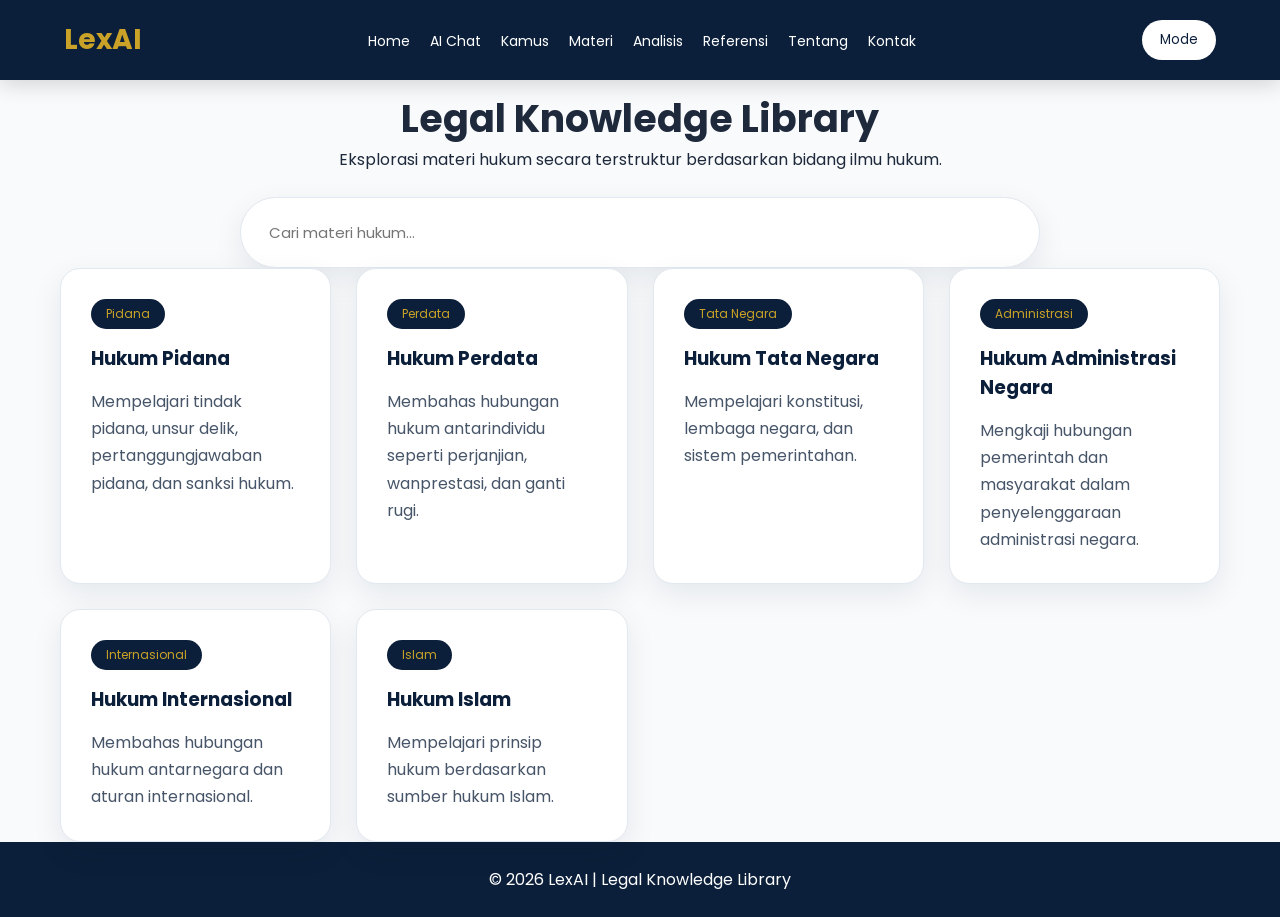
<file: pages/materi.html>
<!DOCTYPE html>
<html lang="id">

<head>

<meta charset="UTF-8">

<meta name="viewport" content="width=device-width, initial-scale=1.0">

<title>LexAI | Legal Knowledge Library</title>

<link rel="stylesheet" href="../style.css">

<link href="https://fonts.googleapis.com/css2?family=Poppins:wght@400;500;600;700&display=swap" rel="stylesheet">

</head>


<body>


<button id="topBtn">
↑
</button>




<nav class="navbar">


<div class="logo">
LexAI
</div>



<div class="menu-toggle" id="menuToggle">
☰
</div>



<ul id="navMenu">


<li><a href="../index.html">Home</a></li>

<li><a href="chat.html">AI Chat</a></li>

<li><a href="kamus.html">Kamus</a></li>

<li><a href="materi.html">Materi</a></li>

<li><a href="analisis.html">Analisis</a></li>

<li><a href="referensi.html">Referensi</a></li>

<li><a href="tentang.html">Tentang</a></li>

<li><a href="kontak.html">Kontak</a></li>


</ul>



<button id="darkMode">
Mode
</button>


</nav>







<section class="knowledge container">


<div class="workspace-header">


<h1>
Legal Knowledge Library
</h1>


<p>

Eksplorasi materi hukum secara terstruktur berdasarkan bidang ilmu hukum.

</p>


</div>





<div class="ai-search-box">


<input

type="text"

id="searchMateri"

placeholder="Cari materi hukum..."

>


</div>







<div class="cards" id="materiList">



<div class="card materi-item">


<span class="category">
Pidana
</span>


<h3>
Hukum Pidana
</h3>


<p>

Mempelajari tindak pidana, unsur delik, pertanggungjawaban pidana, dan sanksi hukum.

</p>


</div>





<div class="card materi-item">


<span class="category">
Perdata
</span>


<h3>
Hukum Perdata
</h3>


<p>

Membahas hubungan hukum antarindividu seperti perjanjian, wanprestasi, dan ganti rugi.

</p>


</div>





<div class="card materi-item">


<span class="category">
Tata Negara
</span>


<h3>
Hukum Tata Negara
</h3>


<p>

Mempelajari konstitusi, lembaga negara, dan sistem pemerintahan.

</p>


</div>





<div class="card materi-item">


<span class="category">
Administrasi
</span>


<h3>
Hukum Administrasi Negara
</h3>


<p>

Mengkaji hubungan pemerintah dan masyarakat dalam penyelenggaraan administrasi negara.

</p>


</div>





<div class="card materi-item">


<span class="category">
Internasional
</span>


<h3>
Hukum Internasional
</h3>


<p>

Membahas hubungan hukum antarnegara dan aturan internasional.

</p>


</div>





<div class="card materi-item">


<span class="category">
Islam
</span>


<h3>
Hukum Islam
</h3>


<p>

Mempelajari prinsip hukum berdasarkan sumber hukum Islam.

</p>


</div>


</div>


</section>






<footer>

<p>

© 2026 LexAI | Legal Knowledge Library

</p>

</footer>




<script src="../script.js"></script>


<script>


const searchMateri=document.getElementById("searchMateri");

const materi=document.querySelectorAll(".materi-item");



searchMateri.addEventListener("keyup",()=>{


let value=searchMateri.value.toLowerCase();



materi.forEach(item=>{


let text=item.innerText.toLowerCase();



item.style.display=

text.includes(value)

?

"block"

:

"none";


});


});


</script>



</body>

</html>
</file>
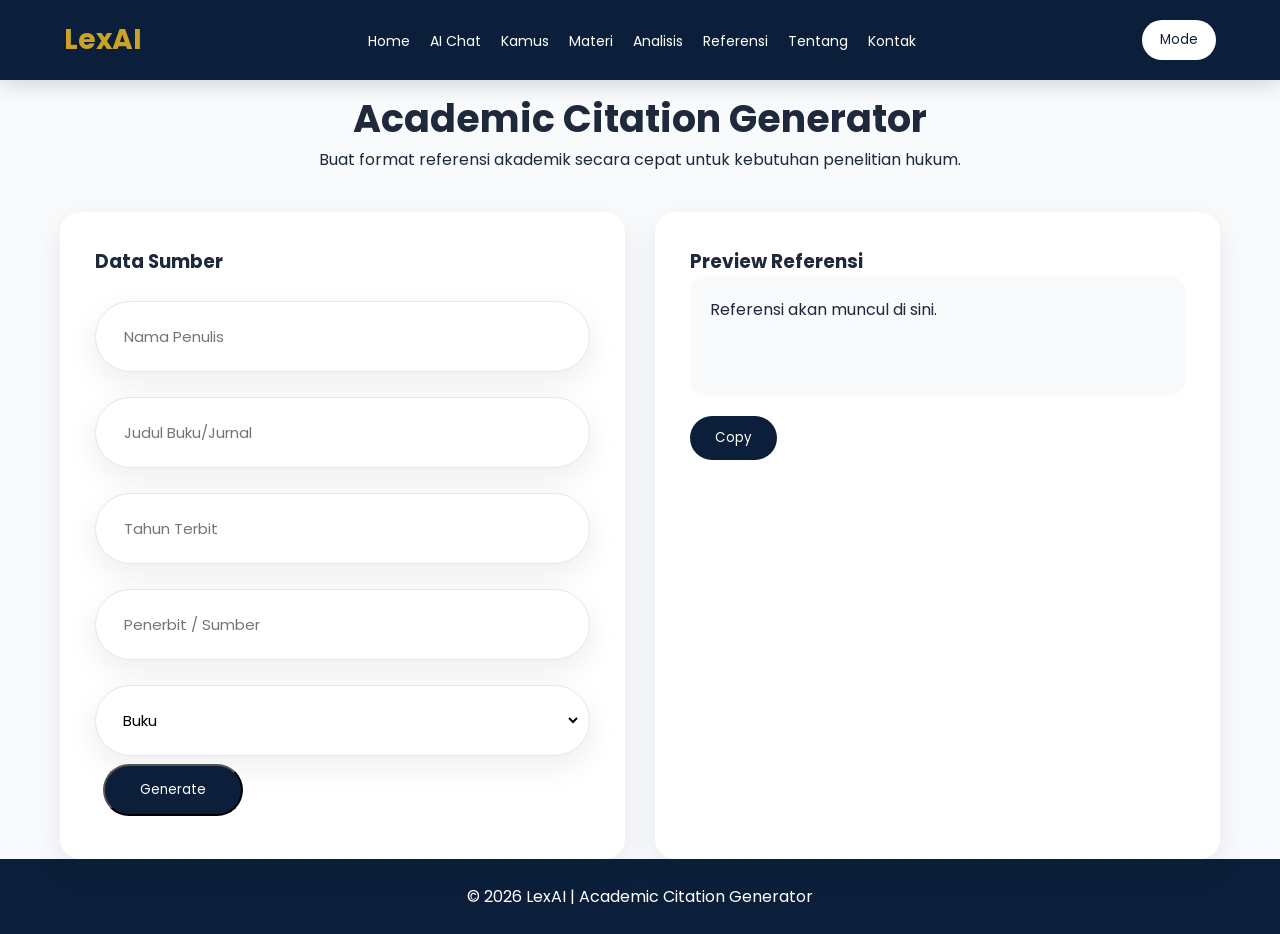
<file: pages/referensi.html>
<!DOCTYPE html>
<html lang="id">

<head>

<meta charset="UTF-8">

<meta name="viewport" content="width=device-width, initial-scale=1.0">

<title>LexAI | Citation Generator</title>

<link rel="stylesheet" href="../style.css">

<link href="https://fonts.googleapis.com/css2?family=Poppins:wght@400;500;600;700&display=swap" rel="stylesheet">

</head>


<body>


<button id="topBtn">
↑
</button>




<nav class="navbar">


<div class="logo">
LexAI
</div>



<div class="menu-toggle" id="menuToggle">
☰
</div>



<ul id="navMenu">


<li><a href="../index.html">Home</a></li>

<li><a href="chat.html">AI Chat</a></li>

<li><a href="kamus.html">Kamus</a></li>

<li><a href="materi.html">Materi</a></li>

<li><a href="analisis.html">Analisis</a></li>

<li><a href="referensi.html">Referensi</a></li>

<li><a href="tentang.html">Tentang</a></li>

<li><a href="kontak.html">Kontak</a></li>


</ul>



<button id="darkMode">
Mode
</button>


</nav>








<section class="knowledge container">


<div class="workspace-header">


<h1>
Academic Citation Generator
</h1>


<p>

Buat format referensi akademik secara cepat untuk kebutuhan penelitian hukum.

</p>


</div>







<div class="citation-layout">





<div class="citation-form">


<h3>
Data Sumber
</h3>



<div class="ai-search-box">

<input 
type="text"
id="author"
placeholder="Nama Penulis"
>

</div>


<div class="ai-search-box">

<input 
type="text"
id="title"
placeholder="Judul Buku/Jurnal"
>

</div>


<div class="ai-search-box">

<input 
type="text"
id="year"
placeholder="Tahun Terbit"
>

</div>


<div class="ai-search-box">

<input 
type="text"
id="publisher"
placeholder="Penerbit / Sumber"
>

</div>





<div class="ai-search-box">

<select id="typeReference">

<option>
Buku
</option>

<option>
Jurnal
</option>

<option>
Website
</option>

</select>

</div>




<button 
class="btn"
onclick="generateReference()">

Generate

</button>



</div>









<div class="citation-preview">


<h3>
Preview Referensi
</h3>



<div class="reference-result" id="referenceResult">

Referensi akan muncul di sini.

</div>




<button 
class="copy-btn"
onclick="copyReference()">

Copy

</button>



</div>





</div>



</section>







<footer>

<p>

© 2026 LexAI | Academic Citation Generator

</p>

</footer>







<script src="../script.js"></script>



<script>


function copyReference(){


let text=document.getElementById("referenceResult").innerText;


navigator.clipboard.writeText(text);


alert("Referensi berhasil disalin");


}


</script>



</body>

</html>
</file>
<file: style.css>
@import url('https://fonts.googleapis.com/css2?family=Poppins:wght@400;500;600;700&display=swap');


*{
    margin:0;
    padding:0;
    box-sizing:border-box;
    font-family:'Poppins',sans-serif;
}


html{
    scroll-behavior:smooth;
}


body{

    background:#f8fafc;

    color:#1e293b;

    padding-top:90px;

    overflow-x:hidden;

    transition:.3s;

}



.container{

    width:100%;

    max-width:1200px;

    margin:auto;

    padding-left:20px;

    padding-right:20px;

}





/* ================= LOADING ================= */


.loader{

    position:fixed;

    top:0;

    left:0;

    width:100%;

    height:100%;

    background:#0b1f3a;

    display:flex;

    justify-content:center;

    align-items:center;

    z-index:9999;

    animation:hideLoader 7s forwards;

}



.loading-text{

    color:#c9a227;

    font-size:40px;

    font-weight:700;

}



@keyframes hideLoader{

    0%{

        opacity:1;

    }

    100%{

        opacity:0;

        visibility:hidden;

    }

}







/* ================= NAVBAR ================= */


.navbar{

    position:fixed;

    top:0;

    left:0;

    width:100%;

    height:80px;

    display:flex;

    align-items:center;

    gap:25px;

    padding:0 5%;

    background:#0b1f3a;

    z-index:1000;

    box-shadow:0 5px 20px rgba(0,0,0,.15);

}



.logo{

    color:#c9a227;

    font-size:28px;

    font-weight:700;

}



.navbar ul{

    display:flex;

    align-items:center;

    justify-content:center;

    gap:20px;

    list-style:none;

    flex:1;

}



.navbar a{

    color:white;

    text-decoration:none;

    font-size:14px;

    transition:.3s;

}



.navbar a:hover{

    color:#c9a227;

}



.nav-btn{

    background:#c9a227;

    padding:10px 20px;

    border-radius:25px;

    color:white!important;

}



#darkMode{

    border:none;

    background:white;

    color:#0b1f3a;

    padding:10px 18px;

    border-radius:25px;

    cursor:pointer;

}



.menu-toggle{

    display:none;

    color:white;

    font-size:25px;

    cursor:pointer;

}



/* ================= HERO ================= */


.hero{

    min-height:85vh;

    display:flex;

    align-items:center;

    justify-content:center;

    text-align:center;

    background:linear-gradient(
        135deg,
        #ffffff,
        #eef3f8
    );

}



.hero-content{

    max-width:850px;

}



.badge{

    display:inline-block;

    padding:8px 20px;

    border-radius:30px;

    background:#0b1f3a;

    color:#c9a227;

    font-size:13px;

    font-weight:600;

    margin-bottom:25px;

}



.hero h1{

    font-size:52px;

    line-height:1.2;

    color:#0b1f3a;

    margin-bottom:25px;

}



.hero p{

    color:#475569;

    font-size:18px;

    line-height:1.8;

}



.hero-buttons{

    margin-top:35px;

}



.btn{

    display:inline-block;

    padding:14px 35px;

    background:#0b1f3a;

    color:white;

    border-radius:30px;

    text-decoration:none;

    margin:8px;

    transition:.3s;

}



.btn:hover{

    background:#c9a227;

    transform:translateY(-5px);

}



.secondary{

    background:white;

    color:#0b1f3a;

    border:1px solid #0b1f3a;

}







/* ================= STATISTIK ================= */


.stats{

    display:grid;

    grid-template-columns:repeat(4,1fr);

    gap:25px;

    margin-top:60px;

    margin-bottom:60px;

}



.stat-card{

    background:white;

    padding:35px 20px;

    border-radius:18px;

    text-align:center;

    box-shadow:0 10px 30px rgba(15,23,42,.08);

    border:1px solid #e2e8f0;

}



.stat-card h2{

    font-size:35px;

    color:#c9a227;

}



.stat-card p{

    color:#475569;

}







/* ================= SECTION ================= */


.fitur,
.workflow,
.about{

    padding-top:80px;

    padding-bottom:80px;

    text-align:center;

}



.fitur h1,
.workflow h1,
.about h1{

    font-size:38px;

    color:#0b1f3a;

    margin-bottom:20px;

}



.fitur>p{

    color:#475569;

    margin-bottom:40px;

}





/* ================= CARD ================= */


.cards{

    display:grid;

    grid-template-columns:repeat(auto-fit,minmax(240px,1fr));

    gap:25px;

}



.card{

    background:white;

    padding:30px;

    border-radius:20px;

    border:1px solid #e2e8f0;

    box-shadow:0 10px 30px rgba(15,23,42,.08);

    transition:.3s;

}



.card:hover{

    transform:translateY(-8px);

    border-color:#c9a227;

}



.card h3{

    color:#0b1f3a;

    margin-bottom:15px;

}



.card p{

    color:#475569;

    line-height:1.7;

}





/* ================= WORKFLOW ================= */


.steps{

    display:grid;

    grid-template-columns:repeat(3,1fr);

    gap:30px;

    margin-top:40px;

}



.step-card{

    background:white;

    padding:35px 25px;

    border-radius:20px;

    box-shadow:0 10px 30px rgba(15,23,42,.08);

}



.step-card span{

    color:#c9a227;

    font-size:35px;

    font-weight:700;

}



.step-card h3{

    color:#0b1f3a;

    margin:15px 0;

}



.step-card p{

    color:#475569;

    line-height:1.7;

}



/* ================= DISCLAIMER ================= */


.disclaimer{

    padding:35px 10%;

    text-align:center;

    background:#fff7e0;

    color:#665000;

    line-height:1.8;

}






/* ================= FOOTER ================= */


footer{

    background:#0b1f3a;

    color:white;

    padding:25px;

    text-align:center;

}







/* ================= TOP BUTTON ================= */


#topBtn{

    position:fixed;

    right:25px;

    bottom:25px;

    width:45px;

    height:45px;

    border:none;

    border-radius:50%;

    background:#0b1f3a;

    color:white;

    font-size:22px;

    cursor:pointer;

    display:none;

    z-index:999;

}







/* ================= DARK MODE ================= */


.dark{

    background:#0f172a;

    color:#f8fafc;

}



.dark .hero{

    background:#0f172a;

}



.dark h1,
.dark h2,
.dark h3{

    color:#c9a227;

}



.dark p{

    color:#cbd5e1;

}



.dark .card,
.dark .stat-card,
.dark .step-card{

    background:#1e293b;

    border-color:#334155;

}



.dark .card p,
.dark .step-card p,
.dark .stat-card p{

    color:#cbd5e1;

}



.dark .secondary{

    background:#1e293b;

    color:white;

    border-color:#c9a227;

}



.dark input,
.dark textarea,
.dark select{

    background:#1e293b;

    color:white;

    border-color:#475569;

}



.dark input::placeholder,
.dark textarea::placeholder{

    color:#94a3b8;

}



.dark .disclaimer{

    background:#332b12;

    color:#fde68a;

}



.dark footer{

    background:#020617;

}







/* ================= ANIMATION ================= */


.card,
.stat-card,
.step-card{

    animation:fade .7s ease;

}



@keyframes fade{

from{

    opacity:0;

    transform:translateY(20px);

}


to{

    opacity:1;

    transform:translateY(0);

}

}







/* ================= MOBILE ================= */


@media(max-width:900px){


.navbar{

    padding:0 20px;

}



.menu-toggle{

    display:block;

}



.navbar ul{

    position:absolute;

    top:80px;

    left:0;

    width:100%;

    background:#0b1f3a;

    flex-direction:column;

    padding:25px;

    display:none;

}



.navbar ul.active{

    display:flex;

}



.nav-btn{

    display:none;

}



.stats{

    grid-template-columns:1fr 1fr;

}



.steps{

    grid-template-columns:1fr;

}



.hero h1{

    font-size:34px;

}



.hero p{

    font-size:16px;

}


}



@media(max-width:600px){


.stats{

    grid-template-columns:1fr;

}



.logo{

    font-size:24px;

}



.fitur h1,
.workflow h1,
.about h1{

    font-size:28px;

}


}


.team-photo{

width:130px;
height:130px;
border-radius:50%;
object-fit:cover;
margin-bottom:15px;

}


/* ================= SEARCH KAMUS ================= */


.search-box{

    max-width:700px;

    margin:40px auto;

    display:flex;

    align-items:center;

    background:white;

    border-radius:50px;

    padding:5px 20px;

    border:1px solid #e2e8f0;

    box-shadow:0 10px 25px rgba(15,23,42,.08);

    transition:.3s;

}



.search-box span{

    font-size:28px;

    color:#c9a227;

}



.search-box input{

    width:100%;

    margin:0;

    border:none;

    outline:none;

    background:transparent;

    padding:15px;

    font-size:15px;

}



.search-box:focus-within{

    border-color:#c9a227;

    transform:translateY(-3px);

}



/* DARK MODE SEARCH */


.dark .search-box{

    background:#1e293b;

    border-color:#334155;

}



.dark .search-box input{

    color:white;

}


/* AI WORKSPACE */


.ai-workspace{

padding-top:80px;

padding-bottom:80px;

}



.workspace-header{

text-align:center;

}



.workspace-header h1{

font-size:38px;

}



.ai-status{

display:inline-flex;

align-items:center;

gap:10px;

margin-top:20px;

padding:10px 20px;

border-radius:30px;

background:#e8f5ee;

color:#166534;

}



.ai-status span{

width:10px;

height:10px;

border-radius:50%;

background:#22c55e;

}





.quick-question{

margin:35px auto;

text-align:center;

}



.quick-question button{

padding:10px 18px;

margin:5px;

border-radius:25px;

border:1px solid #c9a227;

background:white;

cursor:pointer;

}



.chat-input{

display:flex;

gap:10px;

}



.chat-input input{

margin:0;

}





.dark .quick-question button{

background:#1e293b;

color:white;

}



.dark .ai-status{

background:#14301f;

color:#86efac;

}



@media(max-width:600px){

.chat-input{

flex-direction:column;

}

}


/* AI INPUT PREMIUM */


.ai-search-box{

    max-width:800px;

    margin:25px auto 0;

    display:flex;

    align-items:center;

    background:white;

    border-radius:50px;

    padding:8px;

    border:1px solid #e2e8f0;

    box-shadow:0 10px 30px rgba(15,23,42,.08);

    transition:.3s;

}



.ai-search-box input{

    flex:1;

    margin:0;

    border:none;

    outline:none;

    background:transparent;

    padding:15px 20px;

    font-size:15px;

}



.ai-search-box button{

    border:none;

    background:#0b1f3a;

    color:white;

    padding:12px 25px;

    border-radius:30px;

    cursor:pointer;

    transition:.3s;

}



.ai-search-box button:hover{

    background:#c9a227;

}



.ai-search-box:focus-within{

    border-color:#c9a227;

    transform:translateY(-3px);

}





.dark .ai-search-box{

    background:#1e293b;

    border-color:#334155;

}



.dark .ai-search-box input{

    color:white;

}


.category{

display:inline-block;

padding:6px 15px;

border-radius:20px;

background:#0b1f3a;

color:#c9a227;

font-size:12px;

margin-bottom:15px;

}



.dark .category{

background:#020617;

}


/* CASE ANALYZER */


.analyzer-box{

max-width:800px;

margin:40px auto;

background:white;

padding:35px;

border-radius:20px;

box-shadow:0 10px 30px rgba(15,23,42,.08);

}



.analyzer-box label{

display:block;

text-align:left;

font-weight:600;

margin-top:15px;

color:#0b1f3a;

}



.analyzer-box textarea{

width:100%;

}



.result-box{

max-width:800px;

margin:30px auto;

padding:30px;

border-radius:20px;

background:#eef3f8;

}



.result-box h3{

margin-bottom:15px;

}



.dark .analyzer-box{

background:#1e293b;

}



.dark .analyzer-box label{

color:#c9a227;

}



.dark .result-box{

background:#1e293b;

}


/* CITATION GENERATOR */


.citation-layout{

display:grid;

grid-template-columns:1fr 1fr;

gap:30px;

margin-top:40px;

}



.citation-form,
.citation-preview{

background:white;

padding:35px;

border-radius:20px;

box-shadow:0 10px 30px rgba(15,23,42,.08);

}



.citation-form input,
.citation-form select{

width:100%;

}



.reference-result{

background:#f8fafc;

padding:20px;

border-radius:15px;

min-height:120px;

line-height:1.7;

}



.copy-btn{

margin-top:20px;

padding:12px 25px;

border:none;

background:#0b1f3a;

color:white;

border-radius:25px;

cursor:pointer;

}



.dark .citation-form,
.dark .citation-preview{

background:#1e293b;

}



.dark .reference-result{

background:#0f172a;

}



@media(max-width:800px){

.citation-layout{

grid-template-columns:1fr;

}

}


/* PREMIUM LEGAL SEARCH INPUT */


.textarea-box{

border-radius:25px;

align-items:flex-start;

padding:15px 25px;

}



.textarea-box textarea{

width:100%;

border:none;

outline:none;

resize:none;

background:transparent;

font-size:15px;

padding:10px;

}



.ai-search-box select{

width:100%;

border:none;

outline:none;

background:transparent;

padding:15px;

font-size:15px;

}



.dark .ai-search-box textarea,
.dark .ai-search-box select{

color:white;

}


.team-photo{

width:130px;
height:170px;
border-radius:20px;
object-fit:cover;
margin-bottom:15px;

}


.team-photo{

width:140px;
height:180px;
object-fit:cover;
border-radius:20px;
margin-bottom:15px;

}


/* ================= TEAM PROFILE ================= */

.team{

display:grid;

grid-template-columns:repeat(4,1fr);

gap:30px;

margin-top:50px;

}



.team .card{

text-align:center;

padding:30px 20px;

background:white;

border-radius:24px;

transition:.3s;

overflow:hidden;

}



.team .card:hover{

transform:translateY(-10px);

border-color:#c9a227;

}



.team-photo{

width:150px;

height:190px;

object-fit:cover;

border-radius:25px;

margin-bottom:20px;

box-shadow:0 10px 25px rgba(0,0,0,.15);

}



.team .card h3{

font-size:18px;

line-height:1.4;

margin-bottom:10px;

}



.team .card p{

font-size:13px;

line-height:1.7;

color:#64748b;

}





.dark .team .card{

background:#1e293b;

}



.dark .team .card p{

color:#cbd5e1;

}



@media(max-width:1000px){

.team{

grid-template-columns:repeat(2,1fr);

}

}



@media(max-width:600px){

.team{

grid-template-columns:1fr;

}


.team-photo{

width:140px;

height:175px;

}

}


/* ================= SCROLL ANIMATION ================= */


.reveal{

opacity:0;

transform:translateY(40px);

transition:all .8s ease;

}


.reveal.active{

opacity:1;

transform:translateY(0);

}


/* ================= NAVBAR ANIMATION ================= */


.navbar{

animation:navShow .8s ease;

}



@keyframes navShow{

from{

opacity:0;

transform:translateY(-30px);

}


to{

opacity:1;

transform:translateY(0);

}

}




.navbar a{

position:relative;

}



.navbar a::after{

content:"";

position:absolute;

left:0;

bottom:-8px;

width:0;

height:2px;

background:#c9a227;

transition:.3s;

}



.navbar a:hover::after{

width:100%;

}





.logo{

transition:.3s;

}



.logo:hover{

transform:scale(1.08);

letter-spacing:1px;

}





.nav-btn{

transition:.3s;

}



.nav-btn:hover{

transform:translateY(-3px);

box-shadow:0 10px 20px rgba(201,162,39,.3);

}


/* ================= DARK MODE COMPLETE ================= */


.dark{

background:#020617;

color:#f8fafc;

}



.dark body{

background:#020617;

color:#f8fafc;

}



/* Text */

.dark p{

color:#cbd5e1;

}



.dark h1,
.dark h2,
.dark h3{

color:#facc15;

}



/* Hero */

.dark .hero{

background:linear-gradient(
135deg,
#020617,
#111827
);

}



.dark .hero p{

color:#e2e8f0;

}



/* Card */

.dark .card{

background:#111827;

border-color:#334155;

}



.dark .card h3{

color:#facc15;

}



.dark .card p{

color:#e5e7eb;

}



/* Input */

.dark input,
.dark textarea,
.dark select{

background:#1e293b;

color:white;

border-color:#475569;

}



.dark input::placeholder,
.dark textarea::placeholder{

color:#94a3b8;

}



/* Chat */

.dark .bot{

background:#334155;

color:white;

}



.dark .user{

background:#c9a227;

color:#020617;

}



/* Search box */

.dark .ai-search-box{

background:#111827;

border-color:#475569;

}



/* Disclaimer */

.dark .disclaimer{

background:#422006;

color:#fde68a;

}


/* FIX PREMIUM SEARCH BOX */


.ai-search-box input,
.ai-search-box textarea,
.ai-search-box select{

    width:100%;

    margin:0;

    border:none;

    border-radius:0;

    background:transparent;

    box-shadow:none;

}



.ai-search-box textarea{

    min-height:150px;

    resize:none;

}



.ai-search-box:focus-within{

    border-color:#c9a227;

    box-shadow:0 10px 25px rgba(201,162,39,.15);

}


/* ================= HERO IMPROVEMENT ================= */


.hero{

overflow:hidden;

position:relative;

}



.hero-content{

width:100%;

}



.hero h1{

letter-spacing:-1px;

}



.hero-buttons{

display:flex;

justify-content:center;

gap:15px;

flex-wrap:wrap;

}



.secondary{

background:transparent;

color:#0b1f3a;

border:2px solid #0b1f3a;

}



.secondary:hover{

background:#0b1f3a;

color:white;

}





/* ================= STAT CARD ================= */


.stats{

width:90%;

max-width:1100px;

margin:50px auto;

display:grid;

grid-template-columns:repeat(4,1fr);

gap:25px;

}



.stat-card{

background:white;

padding:30px 20px;

border-radius:25px;

text-align:center;

box-shadow:0 10px 30px rgba(15,23,42,.08);

}



.stat-card h2{

font-size:38px;

color:#c9a227;

}



.stat-card p{

color:#475569;

}





.dark .stat-card{

background:#1e293b;

}



.dark .stat-card p{

color:#e2e8f0;

}





@media(max-width:768px){

.stats{

grid-template-columns:1fr 1fr;

width:90%;

}



.stat-card h2{

font-size:30px;

}

}



@media(max-width:480px){

.stats{

grid-template-columns:1fr;

}

}


/* ================= FOOTER PREMIUM ================= */


.footer{

background:#0b1f3a;

color:white;

padding:50px 8% 25px;

}



.footer-content{

display:grid;

grid-template-columns:2fr 1fr 1fr;

gap:40px;

}



.footer h2,
.footer h3{

color:#c9a227;

margin-bottom:15px;

}



.footer p{

color:#cbd5e1;

line-height:1.8;

font-size:14px;

}



.footer-bottom{

margin-top:40px;

padding-top:20px;

border-top:1px solid rgba(255,255,255,.2);

text-align:center;

font-size:14px;

}





@media(max-width:768px){

.footer-content{

grid-template-columns:1fr;

text-align:center;

}

}
</file>
